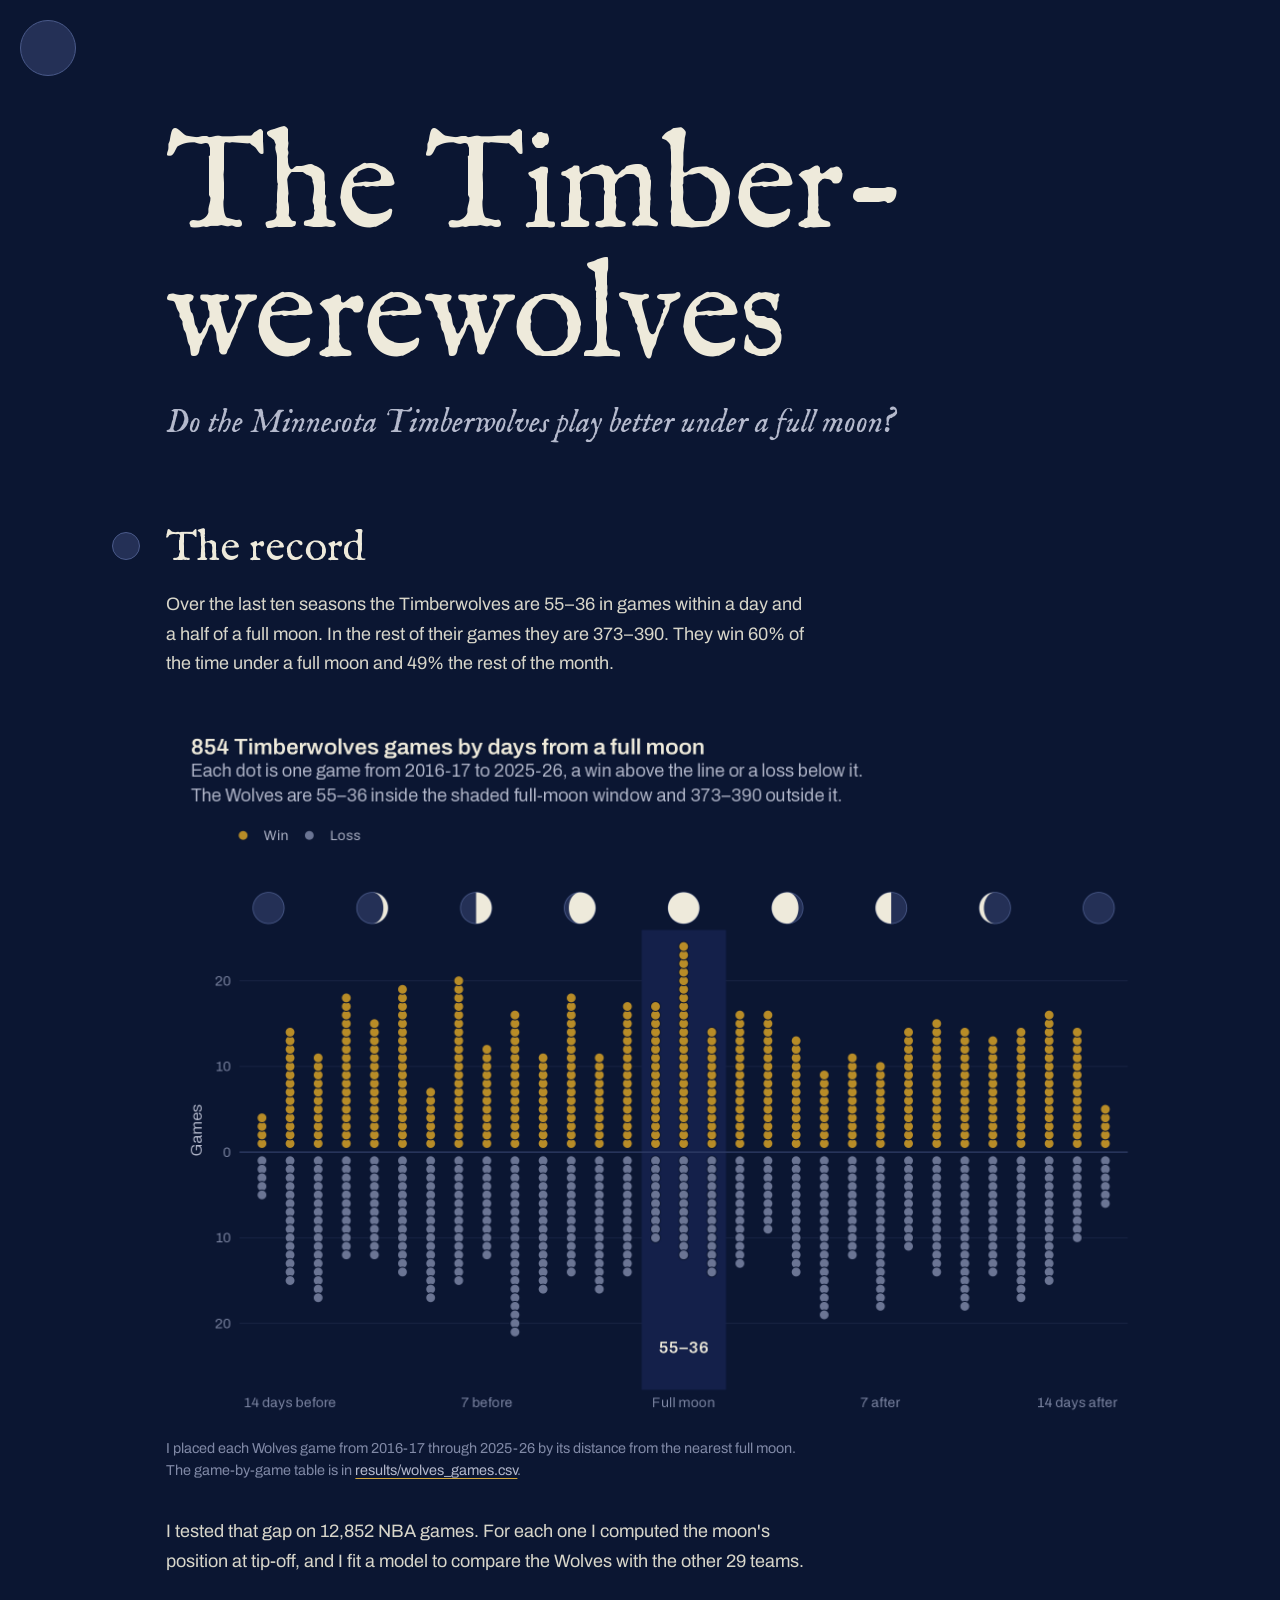
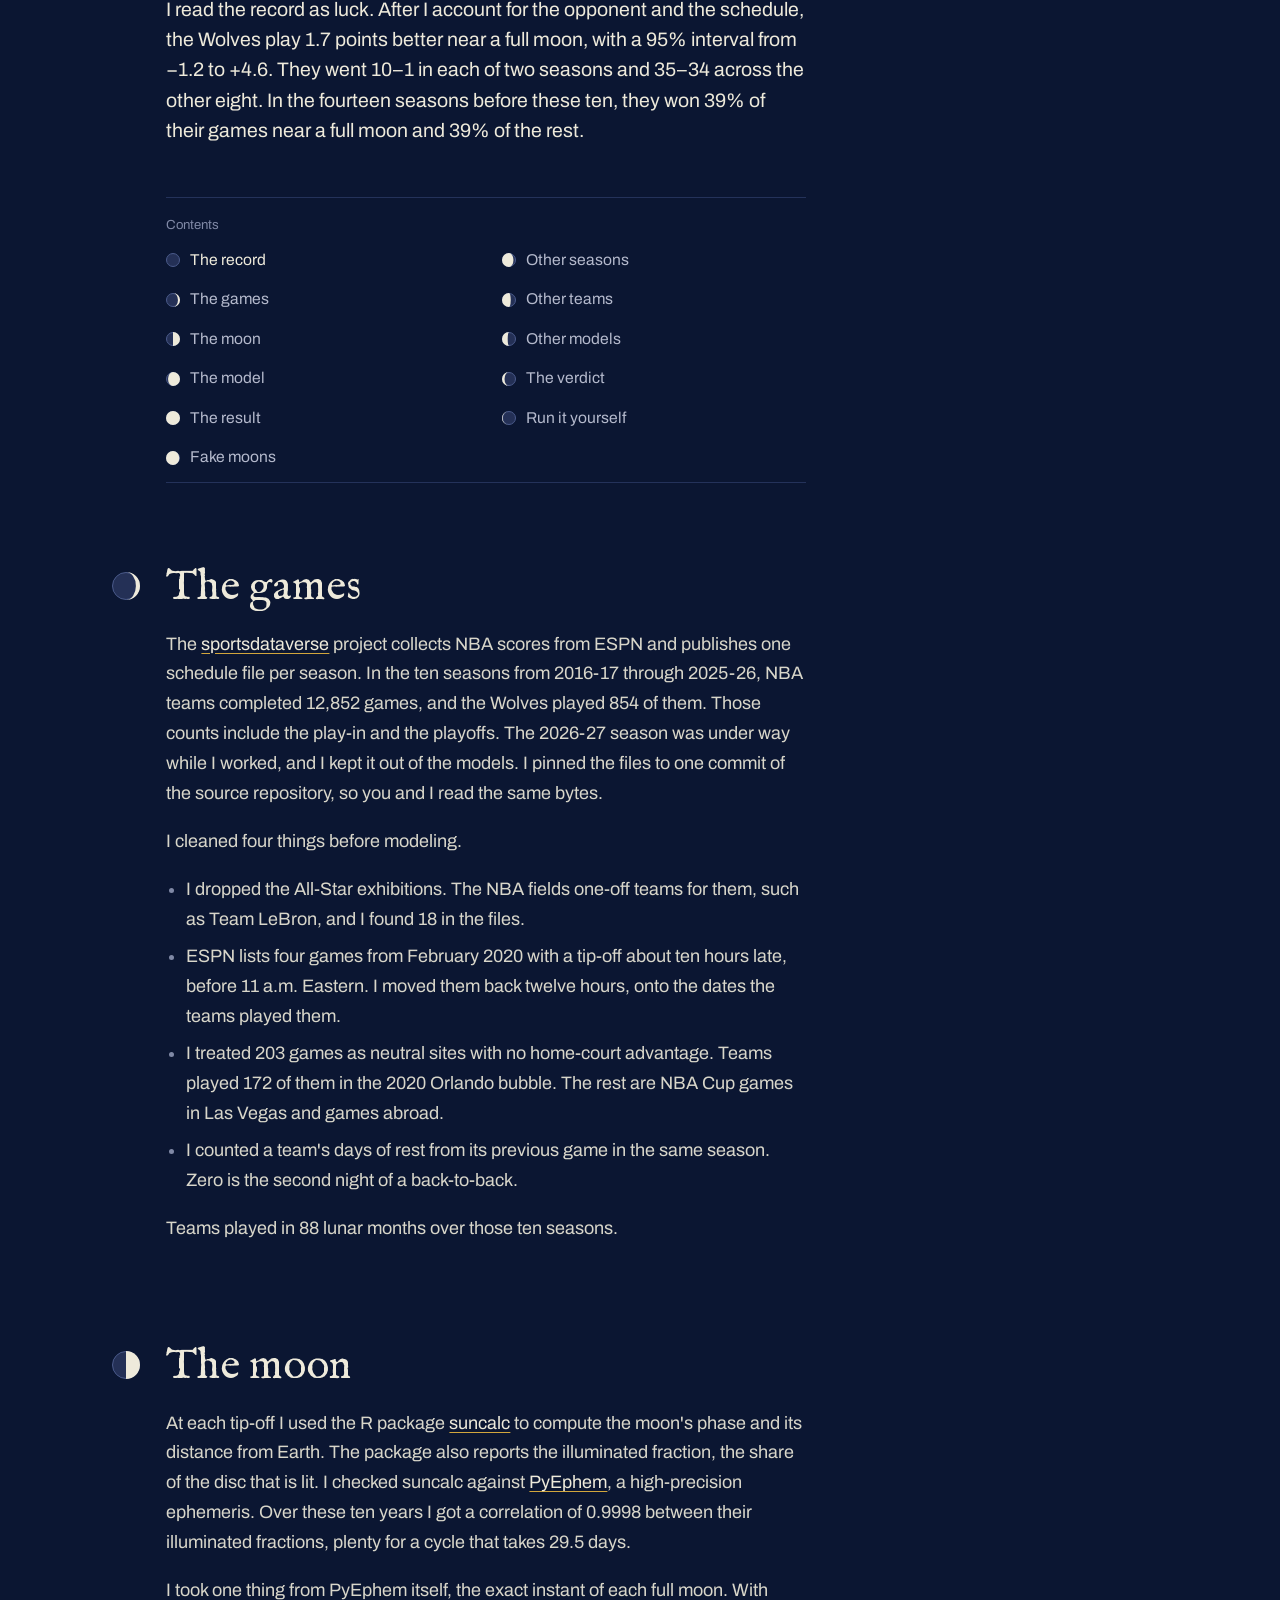
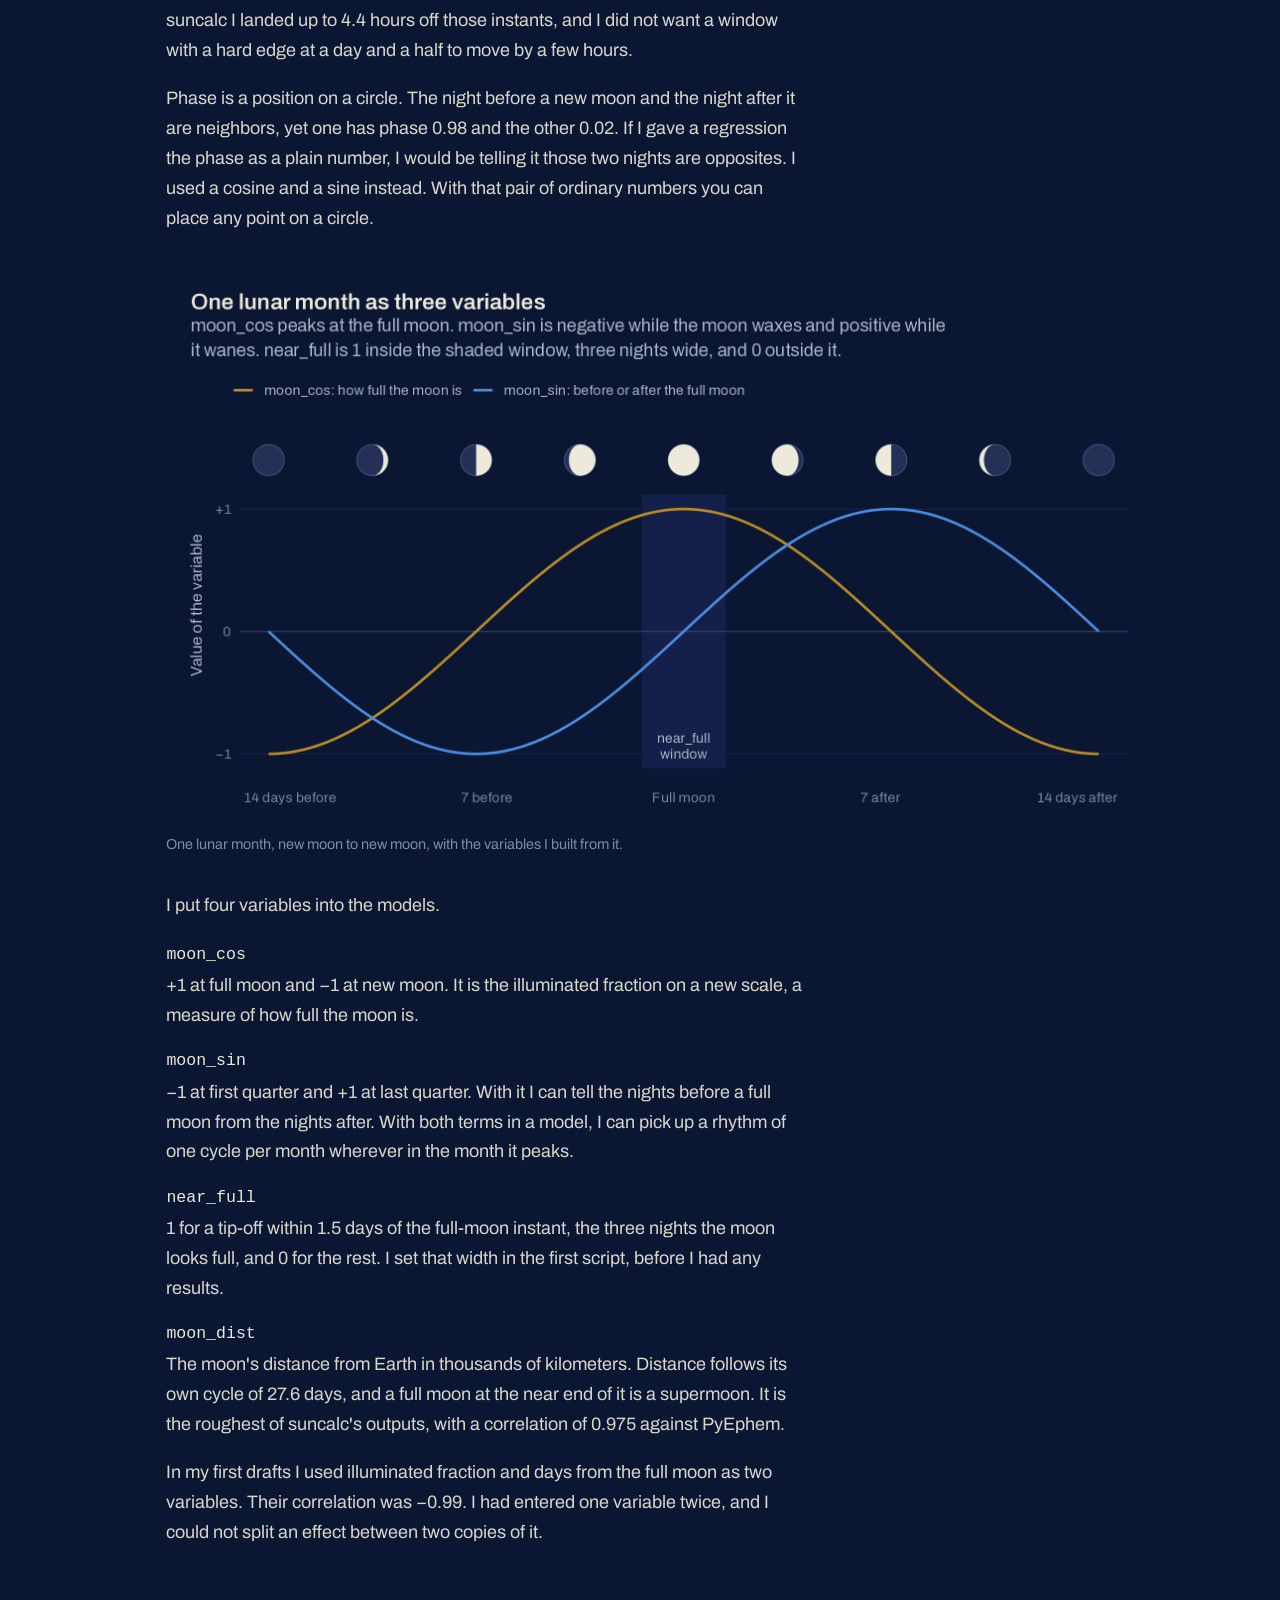
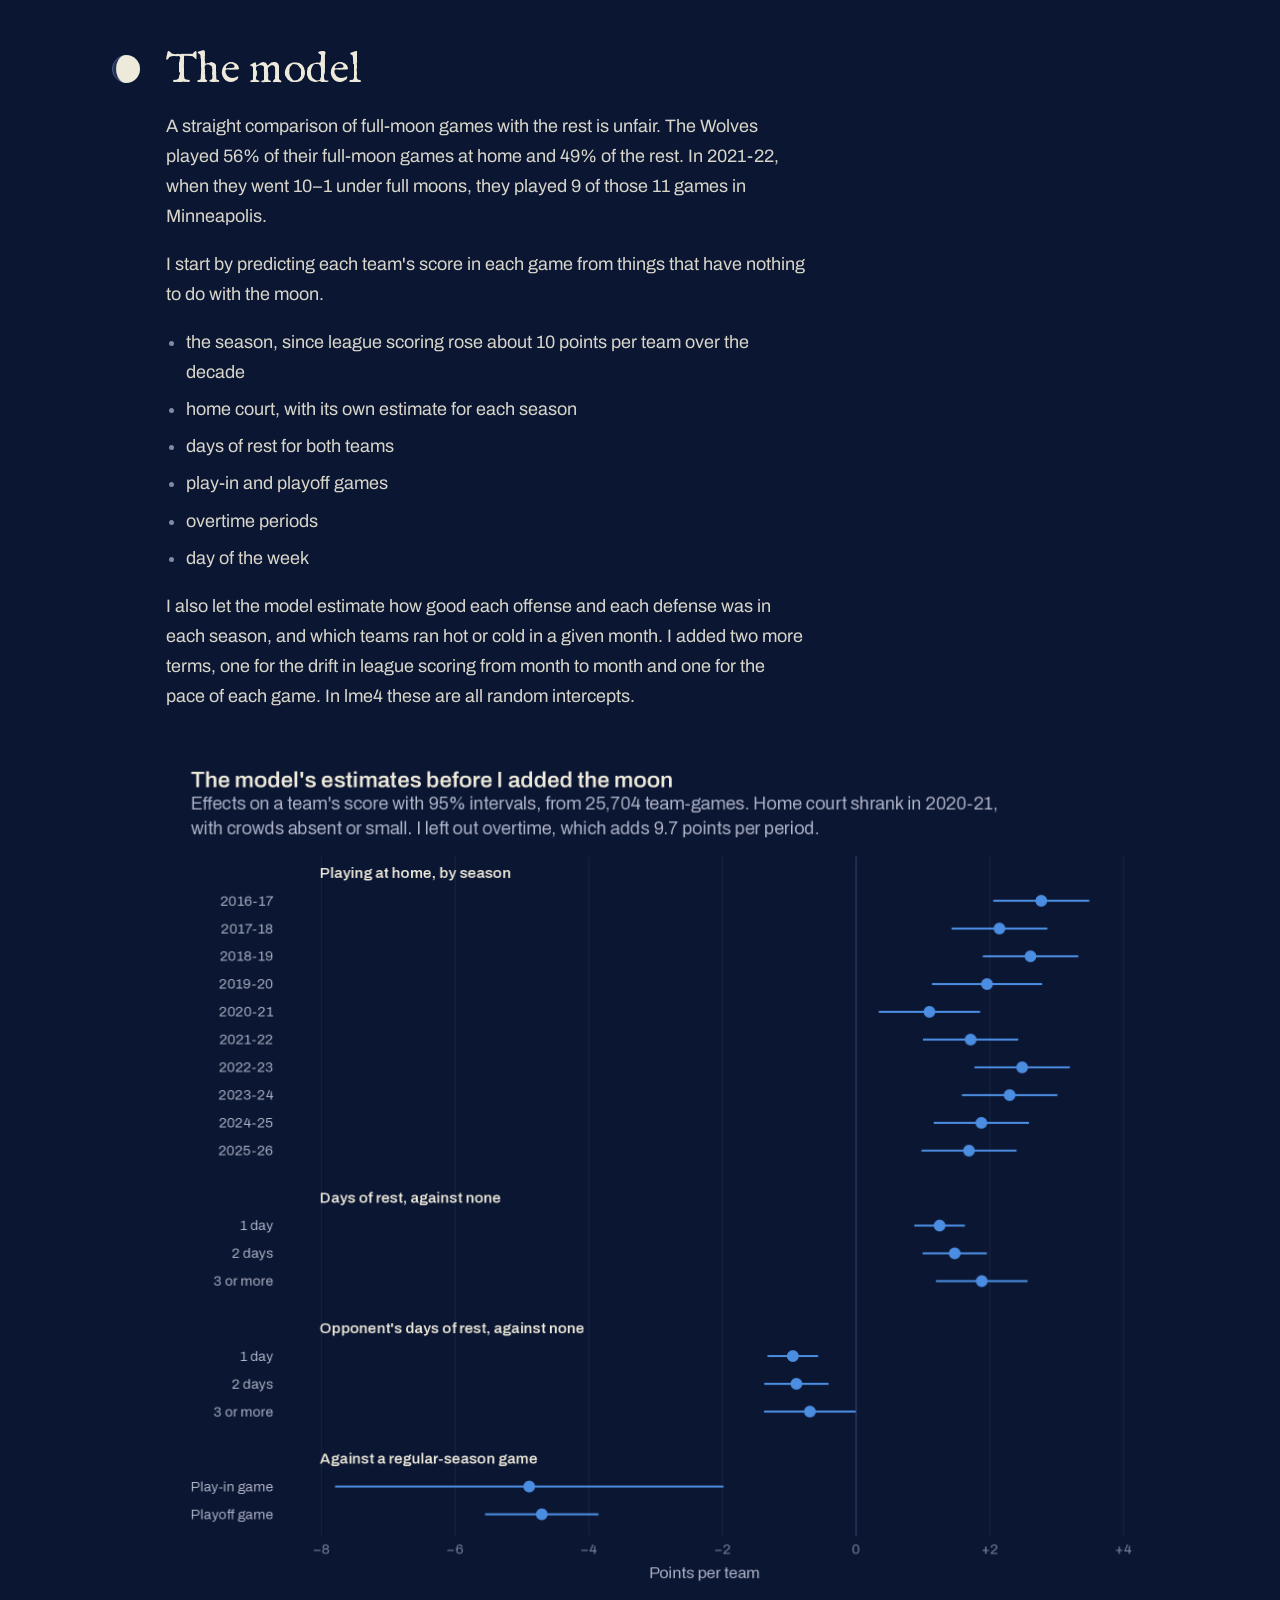
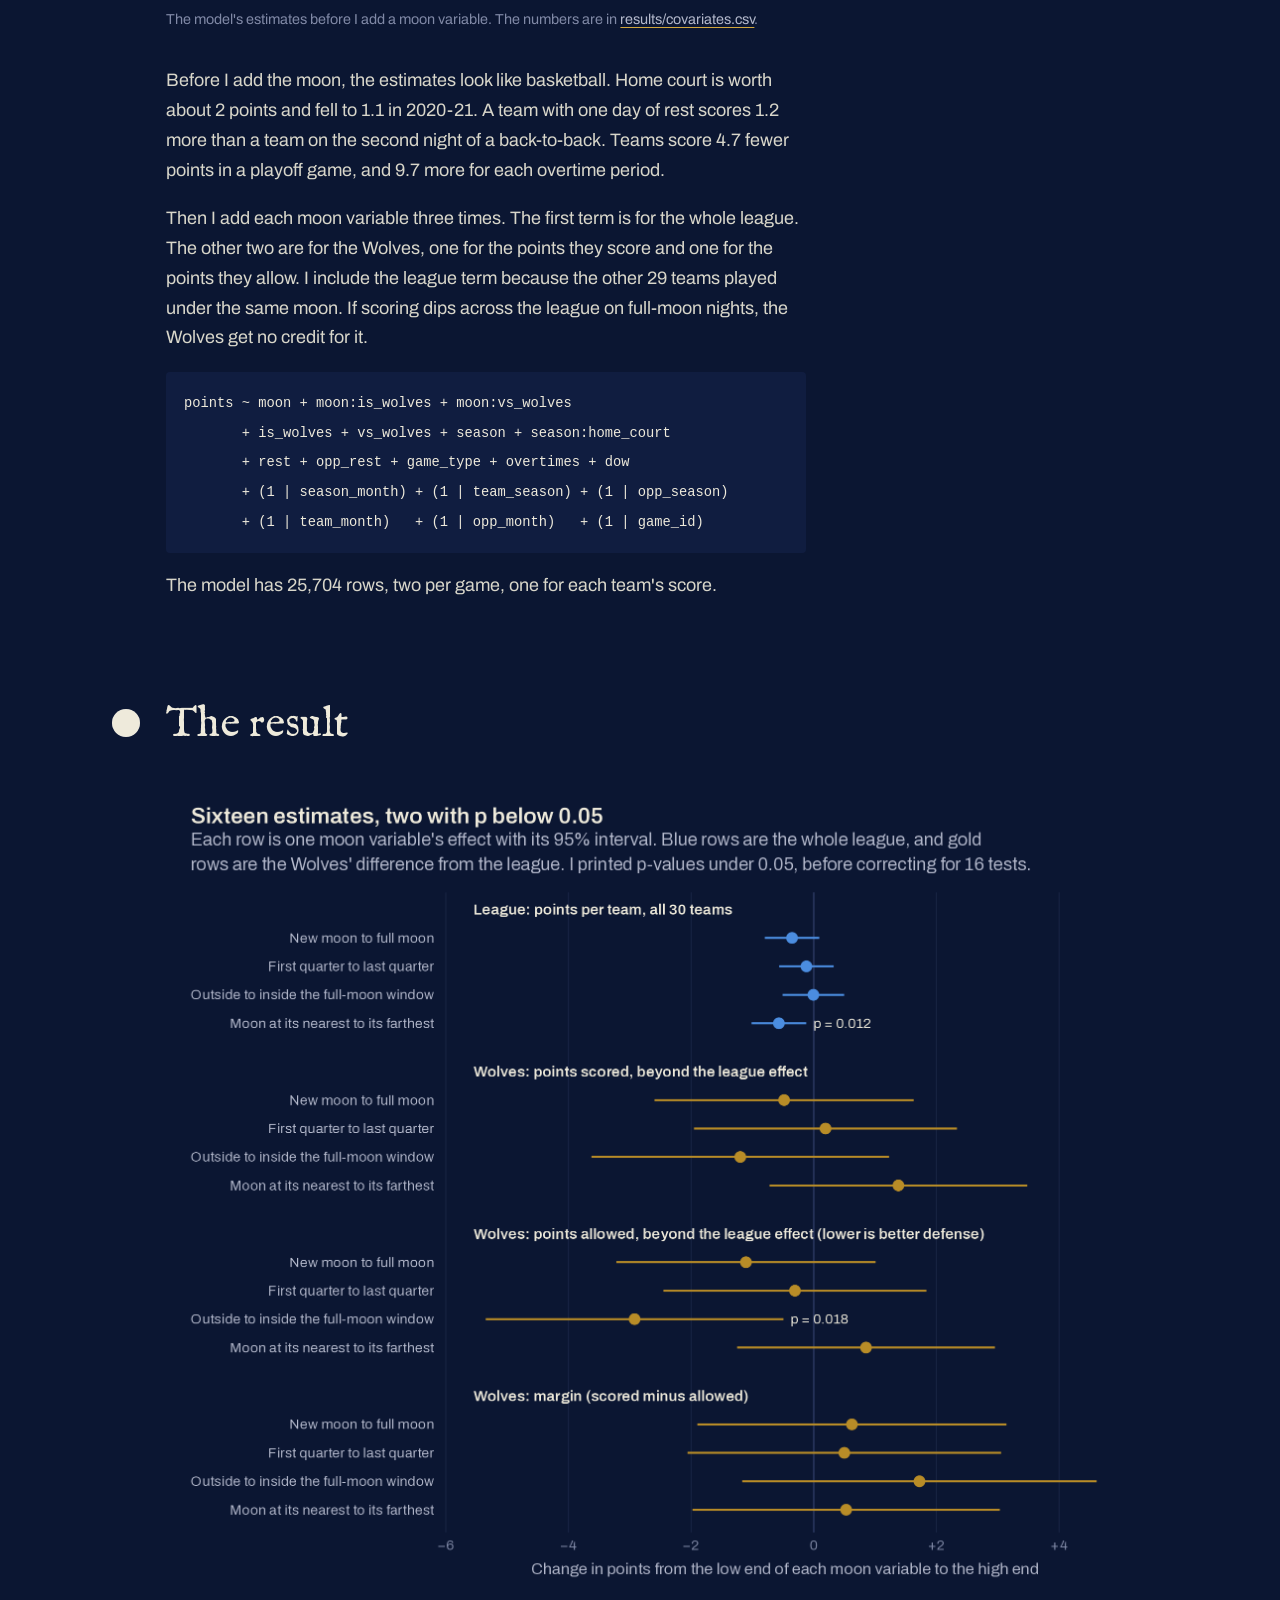
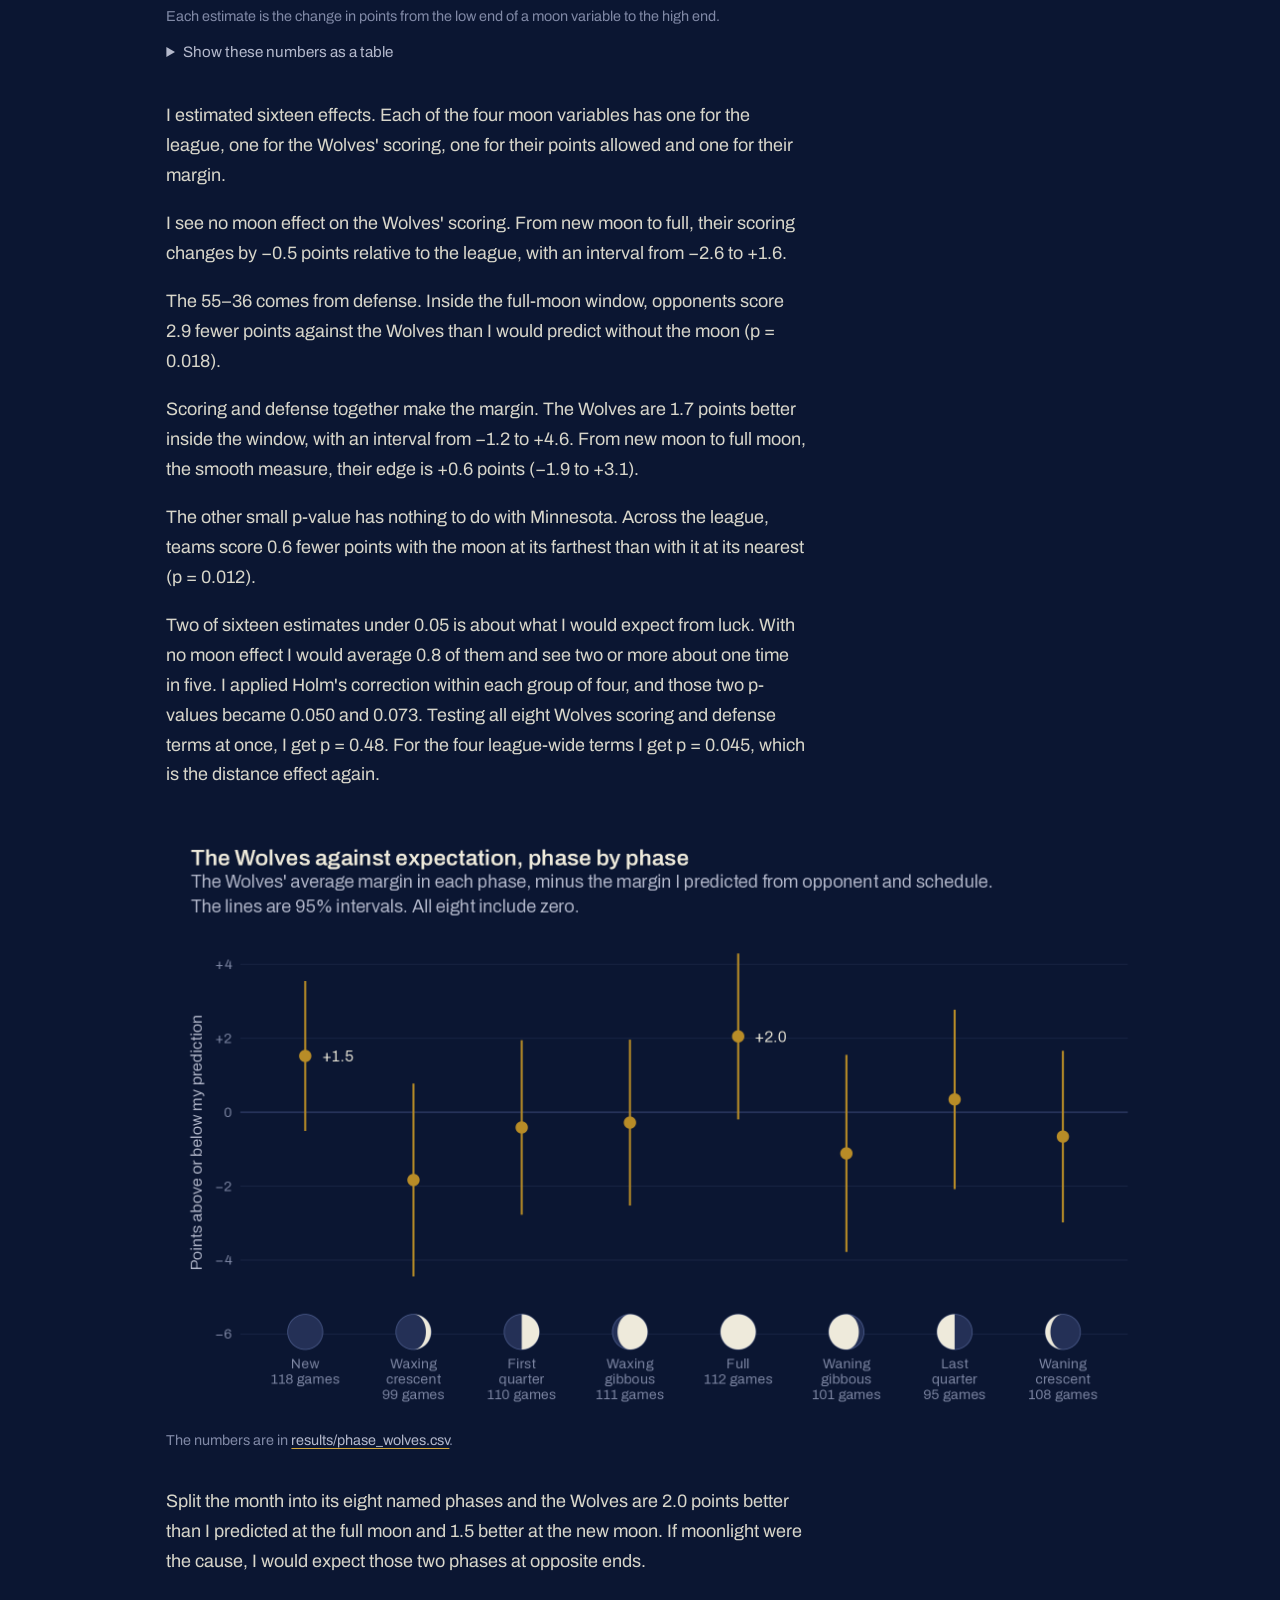
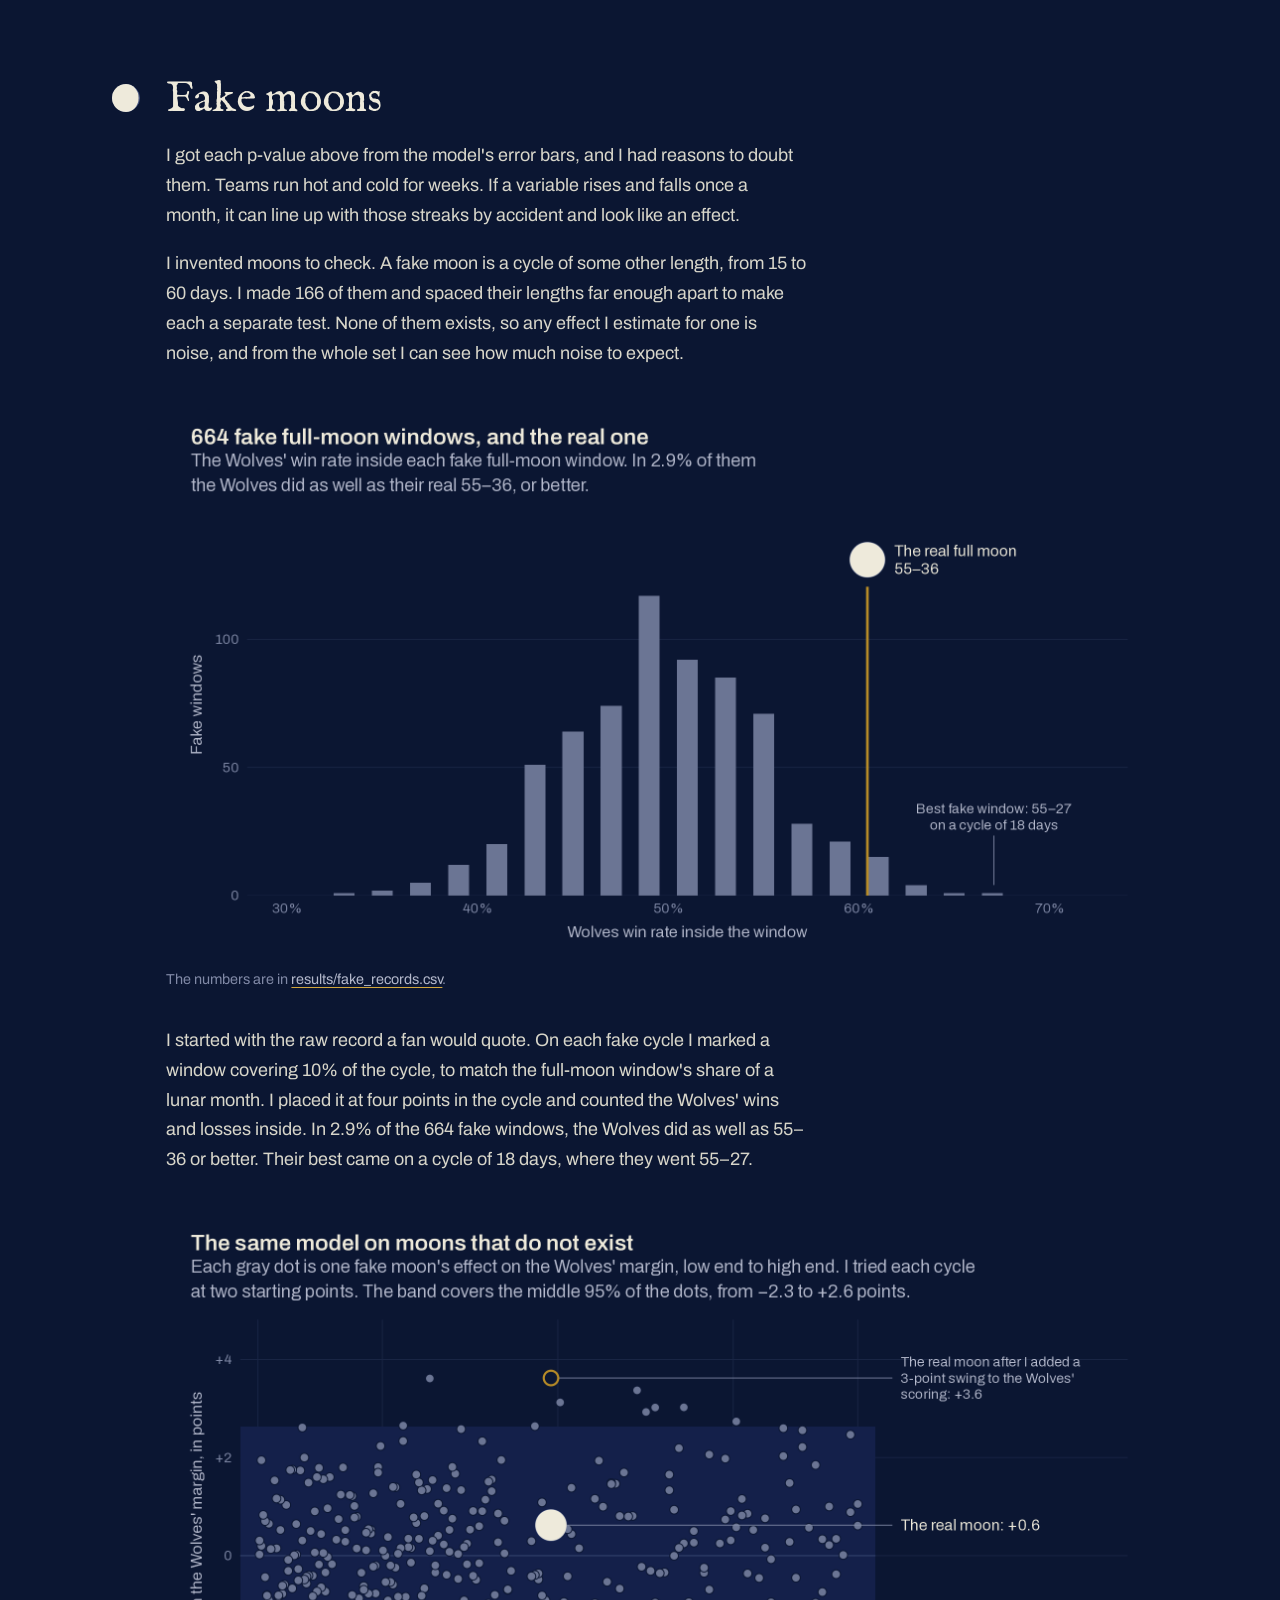
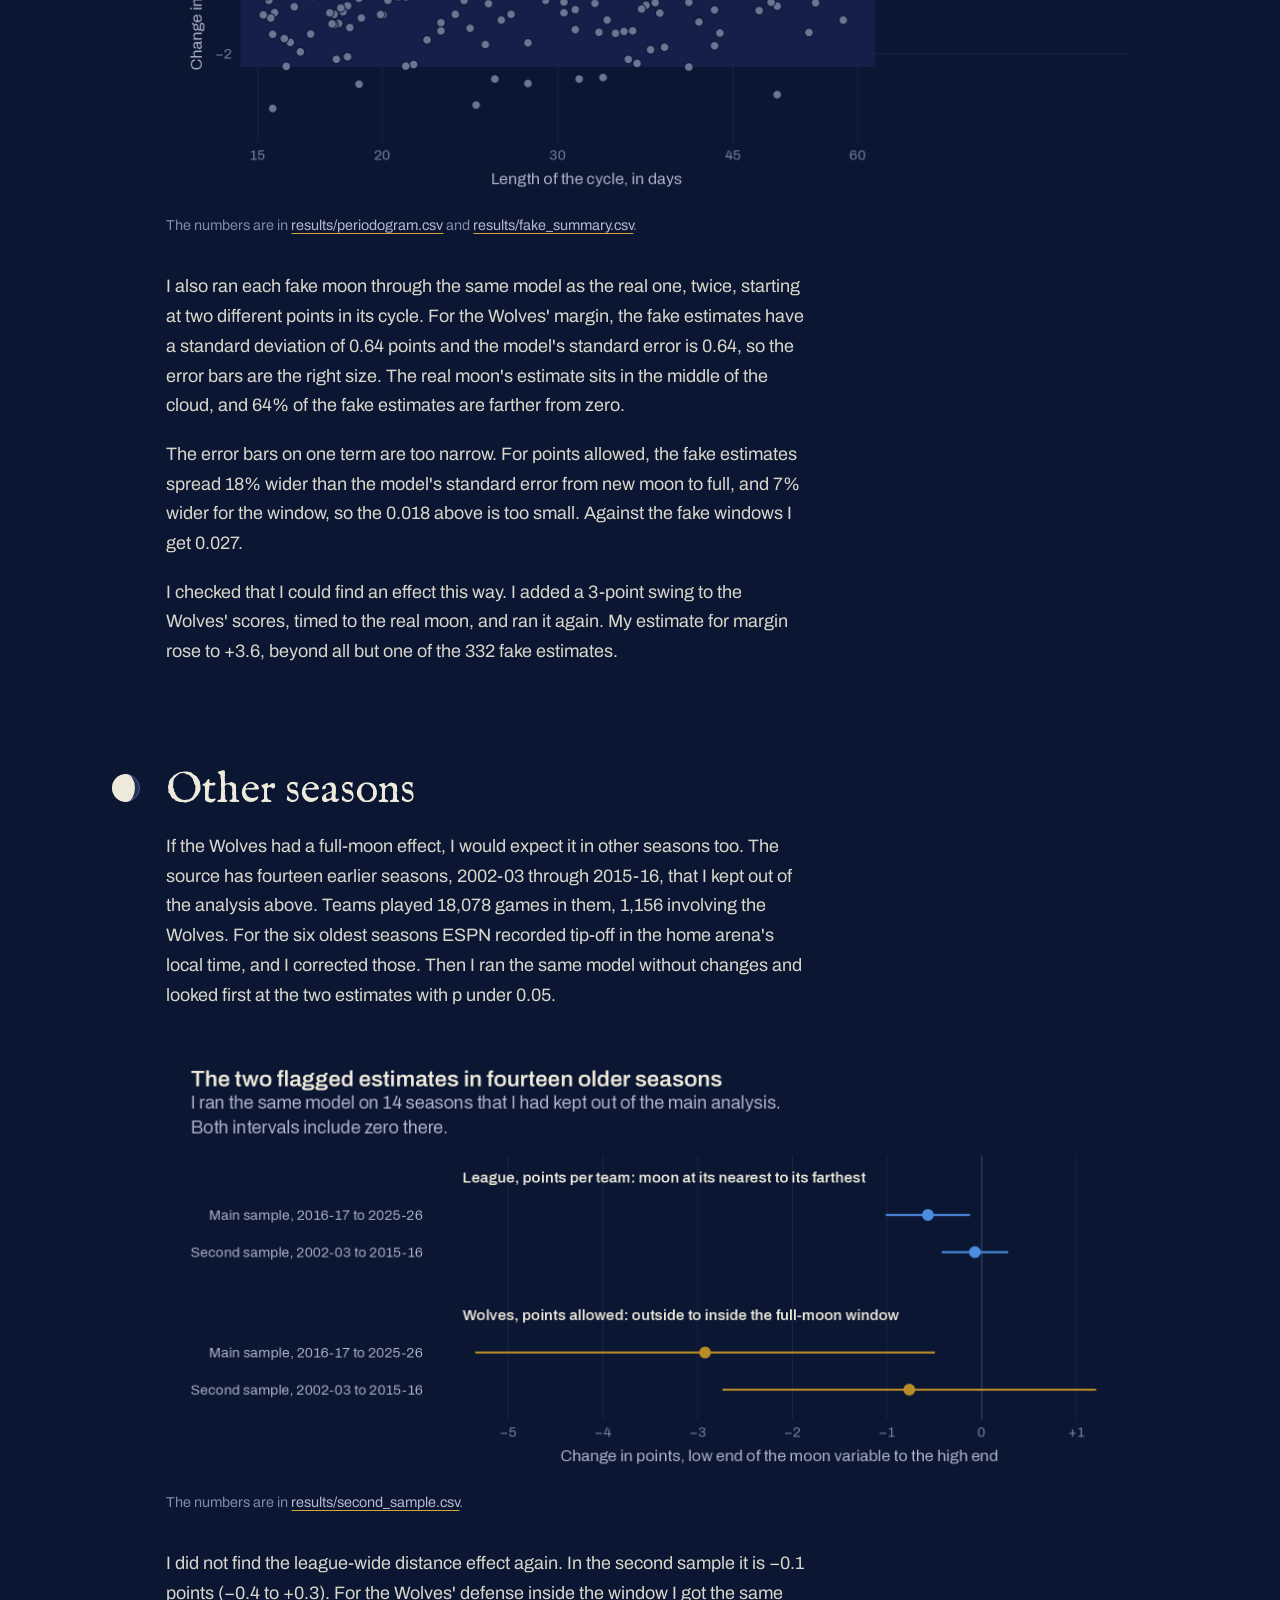
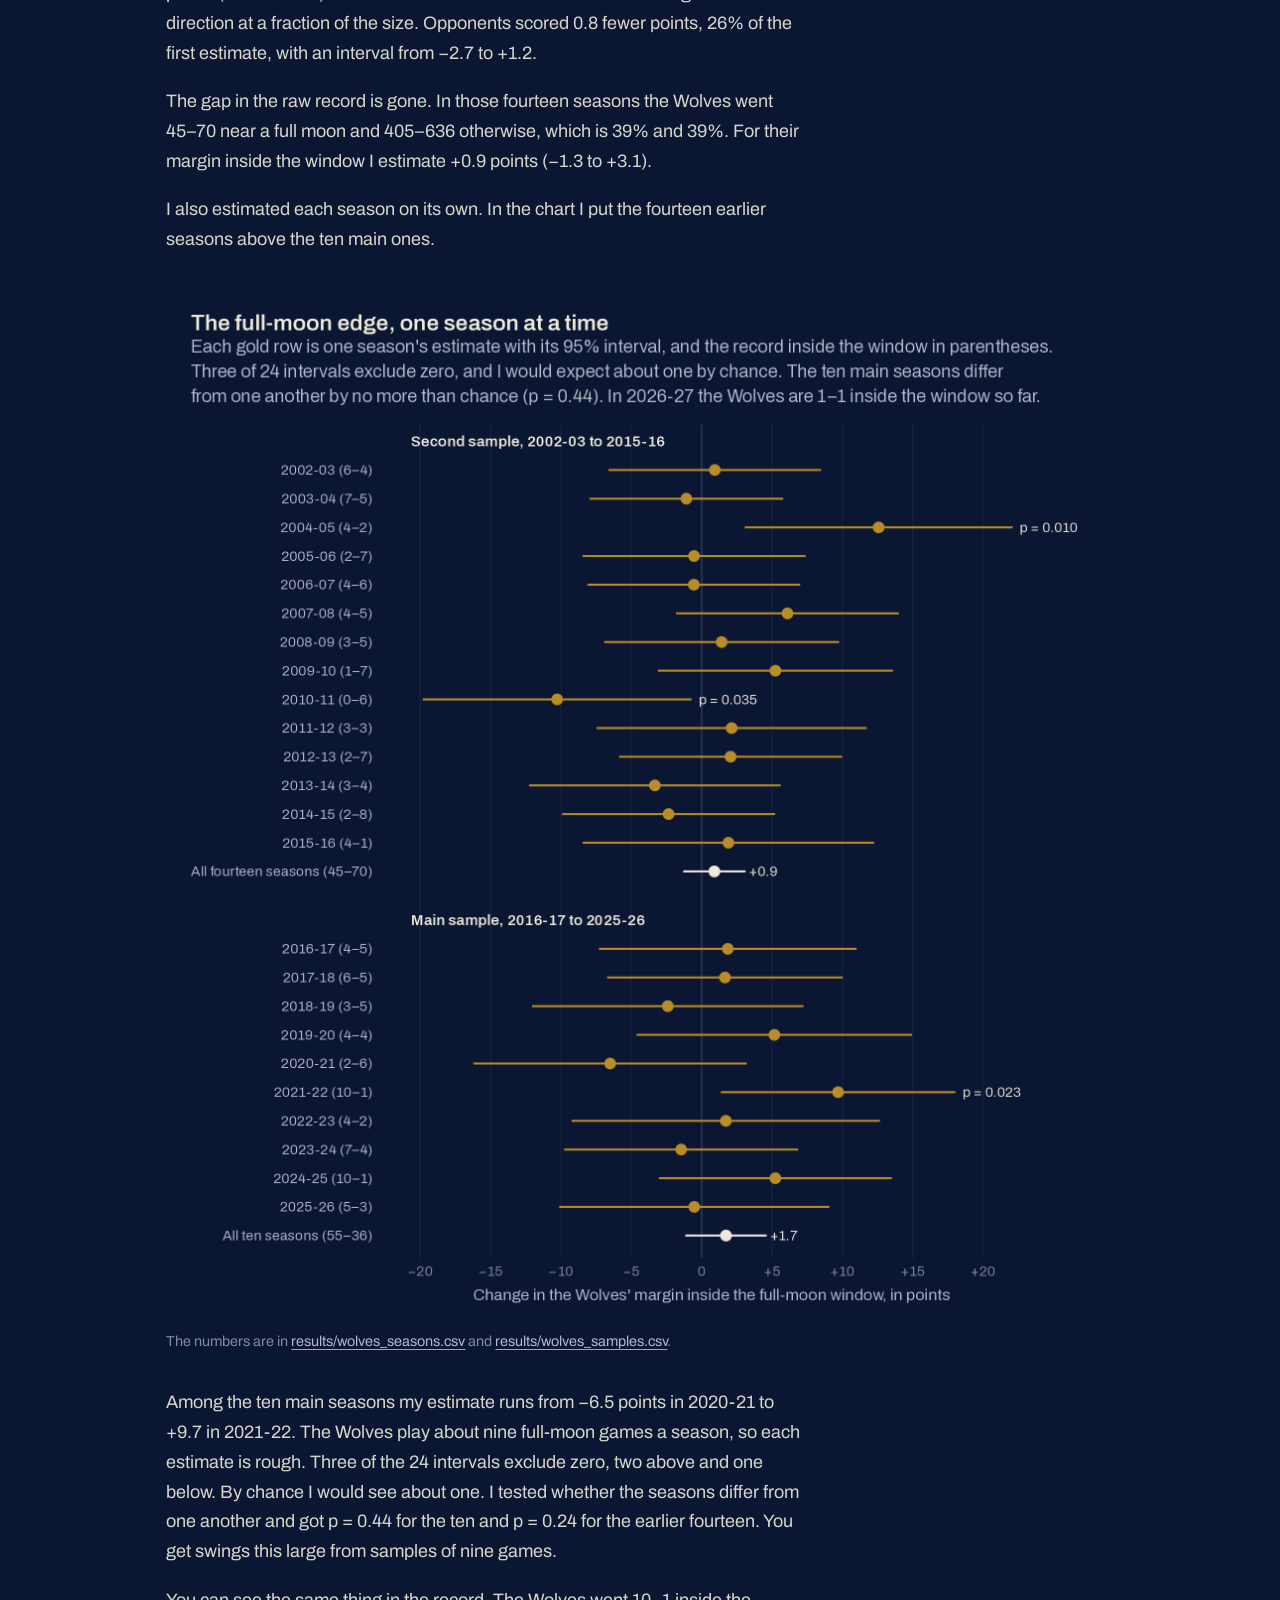
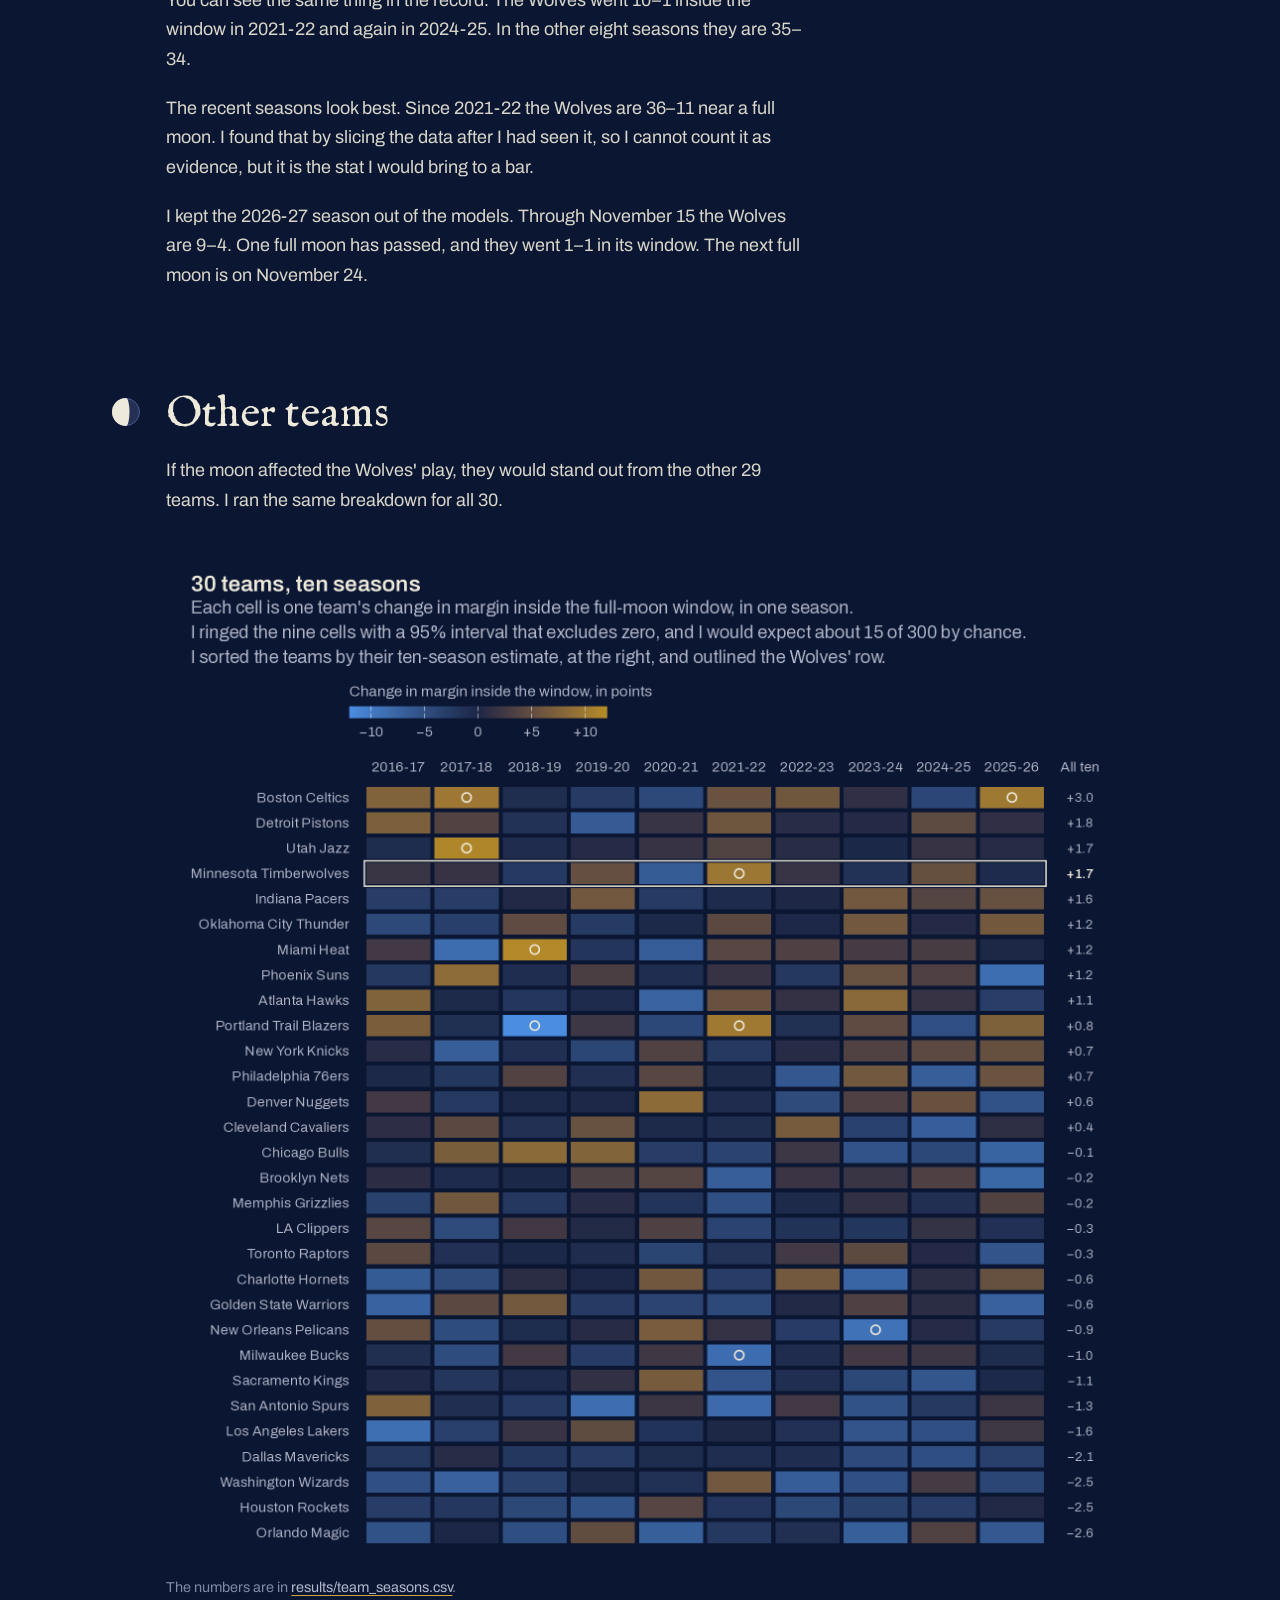
<file: docs/index.html>
<!doctype html>
<html lang="en">
<head>
<meta charset="utf-8">
<meta name="viewport" content="width=device-width, initial-scale=1">
<title>The Timberwerewolves</title>
<meta name="description" content="Do the Minnesota Timberwolves play better under a full moon? I tested ten NBA seasons, 12,852 games, in R.">
<meta name="color-scheme" content="dark">
<meta property="og:title" content="The Timberwerewolves">
<meta property="og:description" content="The Wolves are 55–36 near a full moon and 373–390 otherwise. I tested ten NBA seasons to see what that record is worth.">
<meta property="og:image" content="https://elkronos.github.io/the_timberwerewolves/assets/figures/games-by-moon.png">
<meta property="og:type" content="article">
<link rel="icon" href="data:image/svg+xml,%3Csvg xmlns='http://www.w3.org/2000/svg' viewBox='0 0 32 32'%3E%3Ccircle cx='16' cy='16' r='14' fill='%23eeeadb'/%3E%3C/svg%3E">
<link rel="preload" href="assets/fonts/im-fell-english-latin-400-normal.woff2" as="font" type="font/woff2" crossorigin>
<link rel="stylesheet" href="assets/style.css">
</head>
<body>

<a class="skip" href="#record">Skip to the analysis</a>

<div class="dial" aria-hidden="true">
  <svg id="dial" width="56" height="56" viewBox="0 0 56 56">
    <circle cx="28" cy="28" r="27.5" fill="#243056" stroke="#4a5a8a" stroke-width="1"/>
    <path id="dial-lit" d="M 28 0 A 28 28 0 0 1 28 56 A 28 28 0 0 1 28 0 Z" fill="#eeeadb"/>
  </svg>
</div>

<header class="top">
  <h1>The Timber&shy;werewolves</h1>
  <p class="deck">Do the Minnesota Timberwolves play better under a full moon?</p>
</header>

<main>

<section id="record" data-phase="0">
  <h2><svg class="moon" width="28" height="28" viewBox="0 0 28 28" aria-hidden="true"><circle cx="14" cy="14" r="13.5" fill="#243056" stroke="#4a5a8a" stroke-width="1"/><path d="M 14 0 A 14 14 0 0 1 14 28 A 14.000 14 0 0 0 14 0 Z" fill="#eeeadb"/></svg>The record</h2>
  <p>Over the last ten seasons the Timberwolves are 55–36 in games within a day and a half of a full moon. In the rest of their games they are 373–390. They win 60% of the time under a full moon and 49% the rest of the month.</p>
  <figure>
    <picture>
      <source media="(max-width: 44rem)" srcset="assets/figures/games-by-moon-narrow.png" width="1000" height="1300">
      <img src="assets/figures/games-by-moon.png" width="2000" height="1440" alt="Dot chart of 854 Timberwolves games by days from the nearest full moon, with wins above the line and losses below. The three columns inside the shaded full-moon window have 55 wins and 36 losses.">
    </picture>
    <figcaption>I placed each Wolves game from 2016-17 through 2025-26 by its distance from the nearest full moon. The game-by-game table is in <a href="https://github.com/elkronos/the_timberwerewolves/blob/main/results/wolves_games.csv">results/wolves_games.csv</a>.</figcaption>
  </figure>
  <p>I tested that gap on 12,852 NBA games. For each one I computed the moon's position at tip-off, and I fit a model to compare the Wolves with the other 29 teams.</p>
  <p class="short">I read the record as luck. After I account for the opponent and the schedule, the Wolves play 1.7 points better near a full moon, with a 95% interval from −1.2 to +4.6. They went 10–1 in each of two seasons and 35–34 across the other eight. In the fourteen seasons before these ten, they won 39% of their games near a full moon and 39% of the rest.</p>
</section>

<nav class="contents" id="contents" aria-label="Contents">
  <p class="contents-label">Contents</p>
  <ol>
    <li><a href="#record"><svg class="moon" width="14" height="14" viewBox="0 0 14 14" aria-hidden="true"><circle cx="7" cy="7" r="6.5" fill="#243056" stroke="#4a5a8a" stroke-width="1"/><path d="M 7 0 A 7 7 0 0 1 7 14 A 7.000 7 0 0 0 7 0 Z" fill="#eeeadb"/></svg>The record</a></li>
    <li><a href="#games"><svg class="moon" width="14" height="14" viewBox="0 0 14 14" aria-hidden="true"><circle cx="7" cy="7" r="6.5" fill="#243056" stroke="#4a5a8a" stroke-width="1"/><path d="M 7 0 A 7 7 0 0 1 7 14 A 4.950 7 0 0 0 7 0 Z" fill="#eeeadb"/></svg>The games</a></li>
    <li><a href="#moon"><svg class="moon" width="14" height="14" viewBox="0 0 14 14" aria-hidden="true"><circle cx="7" cy="7" r="6.5" fill="#243056" stroke="#4a5a8a" stroke-width="1"/><path d="M 7 0 A 7 7 0 0 1 7 14 A 0.000 7 0 0 0 7 0 Z" fill="#eeeadb"/></svg>The moon</a></li>
    <li><a href="#model"><svg class="moon" width="14" height="14" viewBox="0 0 14 14" aria-hidden="true"><circle cx="7" cy="7" r="6.5" fill="#243056" stroke="#4a5a8a" stroke-width="1"/><path d="M 7 0 A 7 7 0 0 1 7 14 A 4.950 7 0 0 1 7 0 Z" fill="#eeeadb"/></svg>The model</a></li>
    <li><a href="#result"><svg class="moon" width="14" height="14" viewBox="0 0 14 14" aria-hidden="true"><circle cx="7" cy="7" r="6.5" fill="#243056" stroke="#4a5a8a" stroke-width="1"/><path d="M 7 0 A 7 7 0 0 1 7 14 A 7.000 7 0 0 1 7 0 Z" fill="#eeeadb"/></svg>The result</a></li>
    <li><a href="#fake-moons"><svg class="moon" width="14" height="14" viewBox="0 0 14 14" aria-hidden="true"><circle cx="7" cy="7" r="6.5" fill="#243056" stroke="#4a5a8a" stroke-width="1"/><path d="M 7 0 A 7 7 0 0 0 7 14 A 6.334 7 0 0 0 7 0 Z" fill="#eeeadb"/></svg>Fake moons</a></li>
    <li><a href="#seasons"><svg class="moon" width="14" height="14" viewBox="0 0 14 14" aria-hidden="true"><circle cx="7" cy="7" r="6.5" fill="#243056" stroke="#4a5a8a" stroke-width="1"/><path d="M 7 0 A 7 7 0 0 0 7 14 A 4.462 7 0 0 0 7 0 Z" fill="#eeeadb"/></svg>Other seasons</a></li>
    <li><a href="#teams"><svg class="moon" width="14" height="14" viewBox="0 0 14 14" aria-hidden="true"><circle cx="7" cy="7" r="6.5" fill="#243056" stroke="#4a5a8a" stroke-width="1"/><path d="M 7 0 A 7 7 0 0 0 7 14 A 1.741 7 0 0 0 7 0 Z" fill="#eeeadb"/></svg>Other teams</a></li>
    <li><a href="#models"><svg class="moon" width="14" height="14" viewBox="0 0 14 14" aria-hidden="true"><circle cx="7" cy="7" r="6.5" fill="#243056" stroke="#4a5a8a" stroke-width="1"/><path d="M 7 0 A 7 7 0 0 0 7 14 A 1.312 7 0 0 1 7 0 Z" fill="#eeeadb"/></svg>Other models</a></li>
    <li><a href="#verdict"><svg class="moon" width="14" height="14" viewBox="0 0 14 14" aria-hidden="true"><circle cx="7" cy="7" r="6.5" fill="#243056" stroke="#4a5a8a" stroke-width="1"/><path d="M 7 0 A 7 7 0 0 0 7 14 A 4.462 7 0 0 1 7 0 Z" fill="#eeeadb"/></svg>The verdict</a></li>
    <li><a href="#run"><svg class="moon" width="14" height="14" viewBox="0 0 14 14" aria-hidden="true"><circle cx="7" cy="7" r="6.5" fill="#243056" stroke="#4a5a8a" stroke-width="1"/><path d="M 7 0 A 7 7 0 0 0 7 14 A 6.334 7 0 0 1 7 0 Z" fill="#eeeadb"/></svg>Run it yourself</a></li>
  </ol>
</nav>

<section id="games" data-phase="0.125">
  <h2><svg class="moon" width="28" height="28" viewBox="0 0 28 28" aria-hidden="true"><circle cx="14" cy="14" r="13.5" fill="#243056" stroke="#4a5a8a" stroke-width="1"/><path d="M 14 0 A 14 14 0 0 1 14 28 A 9.899 14 0 0 0 14 0 Z" fill="#eeeadb"/></svg>The games</h2>
  <p>The <a href="https://github.com/sportsdataverse/hoopR-nba-raw">sportsdataverse</a> project collects NBA scores from ESPN and publishes one schedule file per season. In the ten seasons from 2016-17 through 2025-26, NBA teams completed 12,852 games, and the Wolves played 854 of them. Those counts include the play-in and the playoffs. The 2026-27 season was under way while I worked, and I kept it out of the models. I pinned the files to one commit of the source repository, so you and I read the same bytes.</p>
  <p>I cleaned four things before modeling.</p>
  <ul>
    <li>I dropped the All-Star exhibitions. The NBA fields one-off teams for them, such as Team LeBron, and I found 18 in the files.</li>
    <li>ESPN lists four games from February 2020 with a tip-off about ten hours late, before 11 a.m. Eastern. I moved them back twelve hours, onto the dates the teams played them.</li>
    <li>I treated 203 games as neutral sites with no home-court advantage. Teams played 172 of them in the 2020 Orlando bubble. The rest are NBA Cup games in Las Vegas and games abroad.</li>
    <li>I counted a team's days of rest from its previous game in the same season. Zero is the second night of a back-to-back.</li>
  </ul>
  <p>Teams played in 88 lunar months over those ten seasons.</p>
</section>

<section id="moon" data-phase="0.25">
  <h2><svg class="moon" width="28" height="28" viewBox="0 0 28 28" aria-hidden="true"><circle cx="14" cy="14" r="13.5" fill="#243056" stroke="#4a5a8a" stroke-width="1"/><path d="M 14 0 A 14 14 0 0 1 14 28 A 0.000 14 0 0 0 14 0 Z" fill="#eeeadb"/></svg>The moon</h2>
  <p>At each tip-off I used the R package <a href="https://cran.r-project.org/package=suncalc">suncalc</a> to compute the moon's phase and its distance from Earth. The package also reports the illuminated fraction, the share of the disc that is lit. I checked suncalc against <a href="https://rhodesmill.org/pyephem/">PyEphem</a>, a high-precision ephemeris. Over these ten years I got a correlation of 0.9998 between their illuminated fractions, plenty for a cycle that takes 29.5 days.</p>
  <p>I took one thing from PyEphem itself, the exact instant of each full moon. With suncalc I landed up to 4.4 hours off those instants, and I did not want a window with a hard edge at a day and a half to move by a few hours.</p>
  <p>Phase is a position on a circle. The night before a new moon and the night after it are neighbors, yet one has phase 0.98 and the other 0.02. If I gave a regression the phase as a plain number, I would be telling it those two nights are opposites. I used a cosine and a sine instead. With that pair of ordinary numbers you can place any point on a circle.</p>
  <figure>
    <picture>
      <source media="(max-width: 44rem)" srcset="assets/figures/moon-variables-narrow.png" width="1000" height="1080">
      <img src="assets/figures/moon-variables.png" width="2000" height="1120" loading="lazy" alt="Line chart of one lunar month. The moon_cos line rises from minus one at new moon to plus one at full moon and falls back. The moon_sin line is negative before the full moon and positive after it. A shaded band three nights wide marks the near_full window.">
    </picture>
    <figcaption>One lunar month, new moon to new moon, with the variables I built from it.</figcaption>
  </figure>
  <p>I put four variables into the models.</p>
  <dl>
    <dt><code>moon_cos</code></dt>
    <dd>+1 at full moon and −1 at new moon. It is the illuminated fraction on a new scale, a measure of how full the moon is.</dd>
    <dt><code>moon_sin</code></dt>
    <dd>−1 at first quarter and +1 at last quarter. With it I can tell the nights before a full moon from the nights after. With both terms in a model, I can pick up a rhythm of one cycle per month wherever in the month it peaks.</dd>
    <dt><code>near_full</code></dt>
    <dd>1 for a tip-off within 1.5 days of the full-moon instant, the three nights the moon looks full, and 0 for the rest. I set that width in the first script, before I had any results.</dd>
    <dt><code>moon_dist</code></dt>
    <dd>The moon's distance from Earth in thousands of kilometers. Distance follows its own cycle of 27.6 days, and a full moon at the near end of it is a supermoon. It is the roughest of suncalc's outputs, with a correlation of 0.975 against PyEphem.</dd>
  </dl>
  <p>In my first drafts I used illuminated fraction and days from the full moon as two variables. Their correlation was −0.99. I had entered one variable twice, and I could not split an effect between two copies of it.</p>
</section>

<section id="model" data-phase="0.375">
  <h2><svg class="moon" width="28" height="28" viewBox="0 0 28 28" aria-hidden="true"><circle cx="14" cy="14" r="13.5" fill="#243056" stroke="#4a5a8a" stroke-width="1"/><path d="M 14 0 A 14 14 0 0 1 14 28 A 9.899 14 0 0 1 14 0 Z" fill="#eeeadb"/></svg>The model</h2>
  <p>A straight comparison of full-moon games with the rest is unfair. The Wolves played 56% of their full-moon games at home and 49% of the rest. In 2021-22, when they went 10–1 under full moons, they played 9 of those 11 games in Minneapolis.</p>
  <p>I start by predicting each team's score in each game from things that have nothing to do with the moon.</p>
  <ul>
    <li>the season, since league scoring rose about 10 points per team over the decade</li>
    <li>home court, with its own estimate for each season</li>
    <li>days of rest for both teams</li>
    <li>play-in and playoff games</li>
    <li>overtime periods</li>
    <li>day of the week</li>
  </ul>
  <p>I also let the model estimate how good each offense and each defense was in each season, and which teams ran hot or cold in a given month. I added two more terms, one for the drift in league scoring from month to month and one for the pace of each game. In lme4 these are all random intercepts.</p>
  <figure>
    <picture>
      <source media="(max-width: 44rem)" srcset="assets/figures/covariates-narrow.png" width="1000" height="1580">
      <img src="assets/figures/covariates.png" width="2000" height="1720" loading="lazy" alt="Dot-and-interval chart of the model's estimates. Home court is worth between 1.1 and 2.8 points depending on the season, lowest in 2020-21. A day or more of rest adds 1.2 to 1.9 points, a rested opponent takes away 0.7 to 0.9, and teams score 4.7 fewer points in playoff games.">
    </picture>
    <figcaption>The model's estimates before I add a moon variable. The numbers are in <a href="https://github.com/elkronos/the_timberwerewolves/blob/main/results/covariates.csv">results/covariates.csv</a>.</figcaption>
  </figure>
  <p>Before I add the moon, the estimates look like basketball. Home court is worth about 2 points and fell to 1.1 in 2020-21. A team with one day of rest scores 1.2 more than a team on the second night of a back-to-back. Teams score 4.7 fewer points in a playoff game, and 9.7 more for each overtime period.</p>
  <p>Then I add each moon variable three times. The first term is for the whole league. The other two are for the Wolves, one for the points they score and one for the points they allow. I include the league term because the other 29 teams played under the same moon. If scoring dips across the league on full-moon nights, the Wolves get no credit for it.</p>
<pre><code>points ~ moon + moon:is_wolves + moon:vs_wolves
       + is_wolves + vs_wolves + season + season:home_court
       + rest + opp_rest + game_type + overtimes + dow
       + (1 | season_month) + (1 | team_season) + (1 | opp_season)
       + (1 | team_month)   + (1 | opp_month)   + (1 | game_id)</code></pre>
  <p>The model has 25,704 rows, two per game, one for each team's score.</p>
</section>

<section id="result" data-phase="0.5">
  <h2><svg class="moon" width="28" height="28" viewBox="0 0 28 28" aria-hidden="true"><circle cx="14" cy="14" r="13.5" fill="#243056" stroke="#4a5a8a" stroke-width="1"/><path d="M 14 0 A 14 14 0 0 1 14 28 A 14.000 14 0 0 1 14 0 Z" fill="#eeeadb"/></svg>The result</h2>
  <figure>
    <picture>
      <source media="(max-width: 44rem)" srcset="assets/figures/estimates-narrow.png" width="1000" height="2020">
      <img src="assets/figures/estimates.png" width="2000" height="1639" loading="lazy" alt="Sixteen estimates with 95 percent intervals in four groups: the league, Wolves points scored, Wolves points allowed and Wolves margin. Fourteen intervals include zero. The two that do not are the league-wide distance effect and the Wolves' points allowed inside the full-moon window.">
    </picture>
    <figcaption>Each estimate is the change in points from the low end of a moon variable to the high end.</figcaption>
    <details>
      <summary>Show these numbers as a table</summary>
      <div class="scroll"><table><thead><tr><th>Who</th><th>Moon variable, low end to high end</th><th>Change in points</th><th>95% interval</th><th>p</th><th>p after Holm</th></tr></thead><tbody><tr><td>League, per team</td><td>New moon to full moon</td><td>−0.35</td><td>−0.80 to +0.09</td><td>0.12</td><td>0.35</td></tr><tr><td>League, per team</td><td>First quarter to last quarter</td><td>−0.12</td><td>−0.56 to +0.33</td><td>0.60</td><td>1.00</td></tr><tr><td>League, per team</td><td>Outside to inside the full-moon window</td><td>−0.01</td><td>−0.51 to +0.50</td><td>0.98</td><td>1.00</td></tr><tr><td>League, per team</td><td>Moon at its nearest to its farthest</td><td>−0.57</td><td>−1.01 to −0.12</td><td>0.012</td><td>0.050</td></tr><tr><td>Wolves, points scored</td><td>New moon to full moon</td><td>−0.48</td><td>−2.60 to +1.63</td><td>0.65</td><td>1.00</td></tr><tr><td>Wolves, points scored</td><td>First quarter to last quarter</td><td>+0.19</td><td>−1.95 to +2.34</td><td>0.86</td><td>1.00</td></tr><tr><td>Wolves, points scored</td><td>Outside to inside the full-moon window</td><td>−1.20</td><td>−3.62 to +1.23</td><td>0.33</td><td>1.00</td></tr><tr><td>Wolves, points scored</td><td>Moon at its nearest to its farthest</td><td>+1.38</td><td>−0.72 to +3.48</td><td>0.20</td><td>0.79</td></tr><tr><td>Wolves, points allowed</td><td>New moon to full moon</td><td>−1.11</td><td>−3.22 to +1.01</td><td>0.31</td><td>0.92</td></tr><tr><td>Wolves, points allowed</td><td>First quarter to last quarter</td><td>−0.31</td><td>−2.45 to +1.84</td><td>0.78</td><td>0.92</td></tr><tr><td>Wolves, points allowed</td><td>Outside to inside the full-moon window</td><td>−2.92</td><td>−5.35 to −0.49</td><td>0.018</td><td>0.073</td></tr><tr><td>Wolves, points allowed</td><td>Moon at its nearest to its farthest</td><td>+0.85</td><td>−1.25 to +2.95</td><td>0.43</td><td>0.92</td></tr><tr><td>Wolves, margin</td><td>New moon to full moon</td><td>+0.62</td><td>−1.90 to +3.14</td><td>0.63</td><td>1.00</td></tr><tr><td>Wolves, margin</td><td>First quarter to last quarter</td><td>+0.50</td><td>−2.06 to +3.05</td><td>0.70</td><td>1.00</td></tr><tr><td>Wolves, margin</td><td>Outside to inside the full-moon window</td><td>+1.72</td><td>−1.17 to +4.61</td><td>0.24</td><td>0.97</td></tr><tr><td>Wolves, margin</td><td>Moon at its nearest to its farthest</td><td>+0.53</td><td>−1.98 to +3.03</td><td>0.68</td><td>1.00</td></tr></tbody></table></div>
    </details>
  </figure>
  <p>I estimated sixteen effects. Each of the four moon variables has one for the league, one for the Wolves' scoring, one for their points allowed and one for their margin.</p>
  <p>I see no moon effect on the Wolves' scoring. From new moon to full, their scoring changes by −0.5 points relative to the league, with an interval from −2.6 to +1.6.</p>
  <p>The 55–36 comes from defense. Inside the full-moon window, opponents score 2.9 fewer points against the Wolves than I would predict without the moon (p = 0.018).</p>
  <p>Scoring and defense together make the margin. The Wolves are 1.7 points better inside the window, with an interval from −1.2 to +4.6. From new moon to full moon, the smooth measure, their edge is +0.6 points (−1.9 to +3.1).</p>
  <p>The other small p-value has nothing to do with Minnesota. Across the league, teams score 0.6 fewer points with the moon at its farthest than with it at its nearest (p = 0.012).</p>
  <p>Two of sixteen estimates under 0.05 is about what I would expect from luck. With no moon effect I would average 0.8 of them and see two or more about one time in five. I applied Holm's correction within each group of four, and those two p-values became 0.050 and 0.073. Testing all eight Wolves scoring and defense terms at once, I get p = 0.48. For the four league-wide terms I get p = 0.045, which is the distance effect again.</p>
  <figure>
    <picture>
      <source media="(max-width: 44rem)" srcset="assets/figures/phases-narrow.png" width="1000" height="1180">
      <img src="assets/figures/phases.png" width="2000" height="1200" loading="lazy" alt="The Wolves' average margin against my prediction in each of the eight named moon phases, with 95 percent intervals. Full moon and new moon are both above zero. All eight intervals include zero.">
    </picture>
    <figcaption>The numbers are in <a href="https://github.com/elkronos/the_timberwerewolves/blob/main/results/phase_wolves.csv">results/phase_wolves.csv</a>.</figcaption>
  </figure>
  <p>Split the month into its eight named phases and the Wolves are 2.0 points better than I predicted at the full moon and 1.5 better at the new moon. If moonlight were the cause, I would expect those two phases at opposite ends.</p>
</section>

<section id="fake-moons" data-phase="0.57">
  <h2><svg class="moon" width="28" height="28" viewBox="0 0 28 28" aria-hidden="true"><circle cx="14" cy="14" r="13.5" fill="#243056" stroke="#4a5a8a" stroke-width="1"/><path d="M 14 0 A 14 14 0 0 0 14 28 A 12.668 14 0 0 0 14 0 Z" fill="#eeeadb"/></svg>Fake moons</h2>
  <p>I got each p-value above from the model's error bars, and I had reasons to doubt them. Teams run hot and cold for weeks. If a variable rises and falls once a month, it can line up with those streaks by accident and look like an effect.</p>
  <p>I invented moons to check. A fake moon is a cycle of some other length, from 15 to 60 days. I made 166 of them and spaced their lengths far enough apart to make each a separate test. None of them exists, so any effect I estimate for one is noise, and from the whole set I can see how much noise to expect.</p>
  <figure>
    <picture>
      <source media="(max-width: 44rem)" srcset="assets/figures/fake-records-narrow.png" width="1000" height="1040">
      <img src="assets/figures/fake-records.png" width="2000" height="1120" loading="lazy" alt="Histogram of the Wolves' win rate inside 664 fake full-moon windows, centered near 50 percent. A line at 60 percent, in the right tail, is the real full moon. 19 fake windows are as high or higher.">
    </picture>
    <figcaption>The numbers are in <a href="https://github.com/elkronos/the_timberwerewolves/blob/main/results/fake_records.csv">results/fake_records.csv</a>.</figcaption>
  </figure>
  <p>I started with the raw record a fan would quote. On each fake cycle I marked a window covering 10% of the cycle, to match the full-moon window's share of a lunar month. I placed it at four points in the cycle and counted the Wolves' wins and losses inside. In 2.9% of the 664 fake windows, the Wolves did as well as 55–36 or better. Their best came on a cycle of 18 days, where they went 55–27.</p>
  <figure>
    <picture>
      <source media="(max-width: 44rem)" srcset="assets/figures/fake-estimates-narrow.png" width="1000" height="1120">
      <img src="assets/figures/fake-estimates.png" width="2000" height="1200" loading="lazy" alt="Scatter of fake-moon estimates for the Wolves' margin against cycle length from 15 to 60 days, with as many above zero as below. The real moon's estimate sits inside the cloud. The same estimate after I added a 3-point swing sits near the top edge.">
    </picture>
    <figcaption>The numbers are in <a href="https://github.com/elkronos/the_timberwerewolves/blob/main/results/periodogram.csv">results/periodogram.csv</a> and <a href="https://github.com/elkronos/the_timberwerewolves/blob/main/results/fake_summary.csv">results/fake_summary.csv</a>.</figcaption>
  </figure>
  <p>I also ran each fake moon through the same model as the real one, twice, starting at two different points in its cycle. For the Wolves' margin, the fake estimates have a standard deviation of 0.64 points and the model's standard error is 0.64, so the error bars are the right size. The real moon's estimate sits in the middle of the cloud, and 64% of the fake estimates are farther from zero.</p>
  <p>The error bars on one term are too narrow. For points allowed, the fake estimates spread 18% wider than the model's standard error from new moon to full, and 7% wider for the window, so the 0.018 above is too small. Against the fake windows I get 0.027.</p>
  <p>I checked that I could find an effect this way. I added a 3-point swing to the Wolves' scores, timed to the real moon, and ran it again. My estimate for margin rose to +3.6, beyond all but one of the 332 fake estimates.</p>
</section>

<section id="seasons" data-phase="0.64">
  <h2><svg class="moon" width="28" height="28" viewBox="0 0 28 28" aria-hidden="true"><circle cx="14" cy="14" r="13.5" fill="#243056" stroke="#4a5a8a" stroke-width="1"/><path d="M 14 0 A 14 14 0 0 0 14 28 A 8.924 14 0 0 0 14 0 Z" fill="#eeeadb"/></svg>Other seasons</h2>
  <p>If the Wolves had a full-moon effect, I would expect it in other seasons too. The source has fourteen earlier seasons, 2002-03 through 2015-16, that I kept out of the analysis above. Teams played 18,078 games in them, 1,156 involving the Wolves. For the six oldest seasons ESPN recorded tip-off in the home arena's local time, and I corrected those. Then I ran the same model without changes and looked first at the two estimates with p under 0.05.</p>
  <figure>
    <picture>
      <source media="(max-width: 44rem)" srcset="assets/figures/second-sample-narrow.png" width="1000" height="1040">
      <img src="assets/figures/second-sample.png" width="2000" height="880" loading="lazy" alt="The two estimates with p below 0.05 in the main sample, each beside its value in the second sample of fourteen earlier seasons. Both second-sample intervals include zero.">
    </picture>
    <figcaption>The numbers are in <a href="https://github.com/elkronos/the_timberwerewolves/blob/main/results/second_sample.csv">results/second_sample.csv</a>.</figcaption>
  </figure>
  <p>I did not find the league-wide distance effect again. In the second sample it is −0.1 points (−0.4 to +0.3). For the Wolves' defense inside the window I got the same direction at a fraction of the size. Opponents scored 0.8 fewer points, 26% of the first estimate, with an interval from −2.7 to +1.2.</p>
  <p>The gap in the raw record is gone. In those fourteen seasons the Wolves went 45–70 near a full moon and 405–636 otherwise, which is 39% and 39%. For their margin inside the window I estimate +0.9 points (−1.3 to +3.1).</p>
  <p>I also estimated each season on its own. In the chart I put the fourteen earlier seasons above the ten main ones.</p>
  <figure>
    <picture>
      <source media="(max-width: 44rem)" srcset="assets/figures/wolves-seasons-narrow.png" width="1000" height="1939">
      <img src="assets/figures/wolves-seasons.png" width="2000" height="2080" loading="lazy" alt="Dot-and-interval chart of the Wolves' margin inside the full-moon window in each of 24 seasons, with the record inside the window beside each season. Three of the 24 intervals exclude zero, two above and one below. The highest of the ten main seasons is 2021-22 at +9.7 points.">
    </picture>
    <figcaption>The numbers are in <a href="https://github.com/elkronos/the_timberwerewolves/blob/main/results/wolves_seasons.csv">results/wolves_seasons.csv</a> and <a href="https://github.com/elkronos/the_timberwerewolves/blob/main/results/wolves_samples.csv">results/wolves_samples.csv</a>.</figcaption>
  </figure>
  <p>Among the ten main seasons my estimate runs from −6.5 points in 2020-21 to +9.7 in 2021-22. The Wolves play about nine full-moon games a season, so each estimate is rough. Three of the 24 intervals exclude zero, two above and one below. By chance I would see about one. I tested whether the seasons differ from one another and got p = 0.44 for the ten and p = 0.24 for the earlier fourteen. You get swings this large from samples of nine games.</p>
  <p>You can see the same thing in the record. The Wolves went 10–1 inside the window in 2021-22 and again in 2024-25. In the other eight seasons they are 35–34.</p>
  <p>The recent seasons look best. Since 2021-22 the Wolves are 36–11 near a full moon. I found that by slicing the data after I had seen it, so I cannot count it as evidence, but it is the stat I would bring to a bar.</p>
  <p>I kept the 2026-27 season out of the models. Through November 15 the Wolves are 9–4. One full moon has passed, and they went 1–1 in its window. The next full moon is on November 24.</p>
</section>

<section id="teams" data-phase="0.71">
  <h2><svg class="moon" width="28" height="28" viewBox="0 0 28 28" aria-hidden="true"><circle cx="14" cy="14" r="13.5" fill="#243056" stroke="#4a5a8a" stroke-width="1"/><path d="M 14 0 A 14 14 0 0 0 14 28 A 3.482 14 0 0 0 14 0 Z" fill="#eeeadb"/></svg>Other teams</h2>
  <p>If the moon affected the Wolves' play, they would stand out from the other 29 teams. I ran the same breakdown for all 30.</p>
  <figure>
    <picture>
      <source media="(max-width: 44rem)" srcset="assets/figures/team-seasons-narrow.png" width="1000" height="1800">
      <img src="assets/figures/team-seasons.png" width="2000" height="2050" loading="lazy" alt="Grid of 30 teams by ten seasons. Each cell's color is that team's change in margin inside the full-moon window in that season, gold for better and blue for worse. The 9 of 300 cells with an interval that excludes zero have a ring. The Wolves' row has an outline.">
    </picture>
    <figcaption>The numbers are in <a href="https://github.com/elkronos/the_timberwerewolves/blob/main/results/team_seasons.csv">results/team_seasons.csv</a>.</figcaption>
  </figure>
  <p>Each cell is one team in one season. I sorted the teams by their ten-season estimate. The Wolves are 4th of 30, and the Celtics are first at +3.0 points. Of 300 cells, 9 have an interval that excludes zero, and I would get about 15 by chance.</p>
  <p>You cannot predict a team's number in one season from the season before. The correlation between consecutive seasons is −0.10 over 270 pairs. I also fit a model with a separate full-moon effect for each team in each season, and I estimate the spread of those effects at zero (p = 1.00).</p>
  <figure>
    <picture>
      <source media="(max-width: 44rem)" srcset="assets/figures/every-team-narrow.png" width="1000" height="1780">
      <img src="assets/figures/every-team.png" width="2000" height="1880" loading="lazy" alt="Full-moon effect on point margin for all 30 NBA teams with 95 percent intervals, from highest to lowest. The Timberwolves, in gold, rank 11th. 29 of the 30 intervals include zero.">
    </picture>
    <figcaption>The numbers are in <a href="https://github.com/elkronos/the_timberwerewolves/blob/main/results/every_team.csv">results/every_team.csv</a>.</figcaption>
  </figure>
  <p>Pooling all ten seasons and measuring the moon from new to full, I put each of the 30 teams through the Wolves' test. The Wolves rank 11th of 30. The largest effect belongs to the Wizards, whose margin moves −2.9 points from new moon to full (p = 0.027), and I have yet to hear a theory about them. In one more model I gave each team its own moon effect. I estimate the spread across teams at 0.1 points, which I cannot tell from zero (p = 0.99).</p>
  <h3>Pick a team</h3>
  <p>You can explore the breakdown for all thirty teams in this chart. Pick a team, then switch between its margin and the two parts of it, points scored and points allowed. You can measure the moon by the window or from new moon to full. Each number is that team's change beyond the league's own.</p>
  <figure class="live">
    <div class="explorer" id="explorer"><p class="fallback">You need JavaScript for this chart. You can find the same numbers in the two files under it.</p></div>
    <figcaption>The numbers are in <a href="https://github.com/elkronos/the_timberwerewolves/blob/main/results/team_seasons.csv">results/team_seasons.csv</a> and <a href="https://github.com/elkronos/the_timberwerewolves/blob/main/results/team_effects.csv">results/team_effects.csv</a>.</figcaption>
  </figure>
</section>

<section id="models" data-phase="0.78">
  <h2><svg class="moon" width="28" height="28" viewBox="0 0 28 28" aria-hidden="true"><circle cx="14" cy="14" r="13.5" fill="#243056" stroke="#4a5a8a" stroke-width="1"/><path d="M 14 0 A 14 14 0 0 0 14 28 A 2.623 14 0 0 1 14 0 Z" fill="#eeeadb"/></svg>Other models</h2>
  <p>I did not want the result to depend on one way of building the model. I refit it six other ways: the regular season alone, without the two pandemic seasons, the recent seasons alone, points per 48 minutes in place of an overtime term, and two simpler structures.</p>
  <figure>
    <picture>
      <source media="(max-width: 44rem)" srcset="assets/figures/sensitivity-narrow.png" width="1000" height="1080">
      <img src="assets/figures/sensitivity.png" width="2000" height="919" loading="lazy" alt="The Wolves' full-moon effect on margin under seven versions of the model, each with a 95 percent interval. All seven intervals include zero.">
    </picture>
    <figcaption>The numbers are in <a href="https://github.com/elkronos/the_timberwerewolves/blob/main/results/sensitivity.csv">results/sensitivity.csv</a>.</figcaption>
  </figure>
  <p>The Wolves' margin swing ranges from +0.1 to +2.0 across the seven versions, and all seven intervals include zero.</p>
  <p>The width of the window is my choice too. I tried five widths, from half a day to three days on either side of the full moon, and my margin estimate ran from +1.3 to +2.6 points. Of the five, the two-day window alone has an interval that excludes zero. I had set a day and a half before I saw any of these numbers, and you can check them in <a href="https://github.com/elkronos/the_timberwerewolves/blob/main/results/windows.csv">results/windows.csv</a>.</p>
  <p>I also tried a simpler analysis on the Wolves' own 854 games. I fit all sixteen combinations of the four moon variables to each outcome and ranked them by AIC. For points scored and for margin, the best model has no moon variable. The best model for points allowed adds the full-moon window and nothing else, and so does the best model for wins. On its own the window has a p-value of 0.026 for points allowed and 0.048 for wins, or 0.10 and 0.19 after Holm's correction for the four variables.</p>
</section>

<section id="verdict" data-phase="0.86">
  <h2><svg class="moon" width="28" height="28" viewBox="0 0 28 28" aria-hidden="true"><circle cx="14" cy="14" r="13.5" fill="#243056" stroke="#4a5a8a" stroke-width="1"/><path d="M 14 0 A 14 14 0 0 0 14 28 A 8.924 14 0 0 1 14 0 Z" fill="#eeeadb"/></svg>The verdict</h2>
  <p>With ten seasons I would catch a 3.6-point swing in the Wolves' margin between new and full moon four times in five. Home court is worth about 2 points. A moon effect the size of home court could exist, and I would miss it more often than I caught it.</p>
  <p>The window estimate of 1.7 points could be real too. To confirm an edge that size at the usual standard, I would need about 57 seasons of games in all, and the NBA will not have played them until around 2073.</p>
  <p>After all of these checks I read the 55–36 as luck. The Wolves built it in two seasons, and they show no gap in wins over the fourteen seasons before. I cannot rule out an edge of a point or so on defense, and 24 seasons are too few to confirm one.</p>
</section>

<section id="run" data-phase="0.93">
  <h2><svg class="moon" width="28" height="28" viewBox="0 0 28 28" aria-hidden="true"><circle cx="14" cy="14" r="13.5" fill="#243056" stroke="#4a5a8a" stroke-width="1"/><path d="M 14 0 A 14 14 0 0 0 14 28 A 12.668 14 0 0 1 14 0 Z" fill="#eeeadb"/></svg>Run it yourself</h2>
<pre><code>git clone https://github.com/elkronos/the_timberwerewolves
cd the_timberwerewolves
Rscript run_all.R</code></pre>
  <p>You need R with the packages lme4, Matrix, suncalc, ggplot2, ragg and jsonlite. The script downloads 25 season files, fits the models, redraws the figures and rebuilds this page in six to ten minutes. It fills in each result on this page from its own output. I built this copy with R 4.5.3 and lme4 2.0.6 from data commit <code>4890b4e</code>.</p>
  <h3>Changes from earlier drafts</h3>
  <p>In my first drafts I tested the moon by sliding the lunar calendar forward a random number of days and refitting. I removed that test. A cosine slid by any amount is a mix of the same cosine and sine, so I got a p-value that followed where in the month the effect peaked, whatever its size. In a check I made the effect twenty times larger, and the p-value changed by less than 0.01. I replaced that test with the fake moons.</p>
  <p>In those drafts I also gave each team one level of quality for all ten seasons and measured the Wolves' scoring alone. Now I let team quality change each season and measure defense too. You can read the full list in the <a href="https://github.com/elkronos/the_timberwerewolves/blob/main/CHANGELOG.md">changelog</a>.</p>
</section>

</main>

<footer>
  <p>I got the scores from ESPN through <a href="https://github.com/sportsdataverse/hoopR-nba-raw">sportsdataverse</a>. The moon's position comes from <a href="https://cran.r-project.org/package=suncalc">suncalc</a> and the full-moon times from <a href="https://rhodesmill.org/pyephem/">PyEphem</a>. I fit the models with <a href="https://cran.r-project.org/package=lme4">lme4</a> and drew the figures with <a href="https://ggplot2.tidyverse.org">ggplot2</a>. The typefaces are IM Fell English and Archivo, both under the SIL Open Font License.</p>
  <p>This is a fan project. I have no affiliation with the Minnesota Timberwolves or the NBA. You can get the code on <a href="https://github.com/elkronos/the_timberwerewolves">GitHub</a> under the MIT license.</p>
</footer>

<a class="pill" id="pill" href="#contents">
  <svg width="20" height="20" viewBox="0 0 56 56" aria-hidden="true">
    <circle cx="28" cy="28" r="27" fill="#243056" stroke="#4a5a8a" stroke-width="2"/>
    <path id="pill-lit" d="M 28 0 A 28 28 0 0 1 28 56 A 28 28 0 0 1 28 0 Z" fill="#eeeadb"/>
  </svg>
  Contents
</a>

<script src="assets/explorer-data.js"></script>
<script src="assets/explorer.js"></script>
<script src="assets/moon.js"></script>
<script src="assets/scroll.js"></script>
</body>
</html>
</file>
<file: docs/assets/style.css>
/* The Timberwerewolves: moonlight on a midnight sky.
   Colors match R/theme_moon.R so the figures sit flush with the page. */

@font-face {
  font-family: "IM Fell English";
  src: url("fonts/im-fell-english-latin-400-normal.woff2") format("woff2");
  font-weight: 400; font-style: normal; font-display: swap;
}
@font-face {
  font-family: "IM Fell English";
  src: url("fonts/im-fell-english-latin-400-italic.woff2") format("woff2");
  font-weight: 400; font-style: italic; font-display: swap;
}
@font-face {
  font-family: "Archivo";
  src: url("fonts/archivo-latin-400-normal.woff2") format("woff2");
  font-weight: 400; font-style: normal; font-display: swap;
}
@font-face {
  font-family: "Archivo";
  src: url("fonts/archivo-latin-400-italic.woff2") format("woff2");
  font-weight: 400; font-style: italic; font-display: swap;
}
@font-face {
  font-family: "Archivo";
  src: url("fonts/archivo-latin-600-normal.woff2") format("woff2");
  font-weight: 600; font-style: normal; font-display: swap;
}

:root {
  color-scheme: dark;
  --sky: #0b1632;
  --sky-raised: #101d40;
  --rule: #24325a;
  --ink: #eeeadb;
  --body: #d8d6ca;
  --ink-2: #b4b9cc;
  --muted: #8089a6;
  --gold: #d2a63c;
  /* chart colors, the same values as moon_pal in R/theme_moon.R */
  --mark-gold: #b88c27;
  --mark-gray: #6b7594;
  --grid: #1b2747;
  --axis: #33416b;
  --band: #14204a;
  --old-type: "IM Fell English", "Iowan Old Style", Georgia, serif;
  --sans: "Archivo", system-ui, -apple-system, "Segoe UI", sans-serif;
  --gutter: clamp(1rem, 8vw, 9rem);
  --marker: 4rem;
  --column: 40rem;
}

* { box-sizing: border-box; }

html { -webkit-text-size-adjust: 100%; }

body {
  margin: 0;
  background: var(--sky);
  color: var(--body);
  font: 400 1.125rem/1.66 var(--sans);
}

a { color: var(--ink); text-decoration-color: var(--gold); text-underline-offset: 0.18em; }
a:hover { text-decoration-thickness: 2px; }
:focus-visible { outline: 2px solid var(--gold); outline-offset: 3px; border-radius: 2px; }

.skip { position: absolute; left: -999rem; top: 0.5rem; background: var(--sky-raised); padding: 0.5rem 0.75rem; }
.skip:focus { left: 0.5rem; z-index: 3; }

/* ---- The dial: a moon that follows the reader through the month ---- */
.dial { position: fixed; top: 1.25rem; left: 1.25rem; z-index: 2; line-height: 0; }

/* ---- Title ---- */
.top, main > section, main > nav, footer {
  margin-left: calc(var(--gutter) + var(--marker));
  margin-right: 1rem;
  max-width: var(--column);
}
.top { padding-top: clamp(4.5rem, 14vh, 9rem); max-width: none; }

h1 {
  font: 400 clamp(2.7rem, 11.2vw, 8.5rem)/0.95 var(--old-type);
  color: var(--ink);
  letter-spacing: -0.01em;
  margin: 0;
  hyphens: manual;
  overflow-wrap: anywhere;
}
.deck {
  font: italic 400 clamp(1.3rem, 3vw, 2rem)/1.25 var(--old-type);
  color: var(--ink-2);
  max-width: 26em;
  margin: 1.2rem 0 0;
}

/* ---- Sections ---- */
main > section { padding-top: clamp(3.5rem, 9vh, 6rem); }

h2 {
  position: relative;
  font: 400 clamp(1.9rem, 4.4vw, 2.7rem)/1.1 var(--old-type);
  color: var(--ink);
  margin: 0 0 1.1rem;
}
h2 .moon { position: absolute; left: calc(-1 * var(--marker) + 0.6rem); top: 0.18em; }

h3 {
  font: 600 1.05rem/1.3 var(--sans);
  color: var(--ink);
  margin: 2.4rem 0 0.6rem;
}

p, ul, dl { margin: 0 0 1.15rem; }
ul { padding-left: 1.2rem; }
li { margin-bottom: 0.45rem; }
li::marker { color: var(--muted); }

.short { font-size: 1.22rem; line-height: 1.55; color: var(--ink); }

dt { margin-top: 0.9rem; }
dd { margin: 0.15rem 0 0; }

code { font: 0.92em/1.5 ui-monospace, "SF Mono", Menlo, Consolas, monospace; color: var(--ink); }
pre {
  background: var(--sky-raised);
  padding: 1rem 1.1rem;
  overflow-x: auto;
  margin: 0 0 1.15rem;
  border-radius: 4px;
}
pre code { font-size: 0.86rem; }

/* ---- Figures: wider than the text. A phone gets its own drawing of each,
   half as wide at the same type size (R/figures.R draws both). ---- */
figure {
  margin: 2.2rem 0 2.2rem;
  width: min(62rem, calc(100vw - var(--gutter) - var(--marker) - 1.5rem));
}
figure picture, figure img { display: block; }
figure img { width: 100%; height: auto; }
figcaption { color: var(--muted); font-size: 0.9rem; line-height: 1.5; max-width: var(--column); margin-top: 0.6rem; }
figcaption a { color: var(--ink-2); }

details { margin-top: 0.8rem; max-width: 100%; }
summary { cursor: pointer; color: var(--ink-2); font-size: 0.95rem; width: fit-content; }
.scroll { overflow-x: auto; margin-top: 0.8rem; }
table { border-collapse: collapse; font-size: 0.88rem; font-variant-numeric: tabular-nums; min-width: 40rem; }
th, td { text-align: left; padding: 0.4rem 0.9rem 0.4rem 0; border-bottom: 1px solid var(--rule); white-space: nowrap; }
th { color: var(--ink-2); font-weight: 600; }
td:nth-child(n+3), th:nth-child(n+3) { text-align: right; padding-right: 0; padding-left: 0.9rem; }

footer {
  margin-top: 5rem;
  padding: 1.6rem 0 4rem;
  border-top: 1px solid var(--rule);
  color: var(--muted);
  font-size: 0.9rem;
  line-height: 1.6;
}
footer a { color: var(--ink-2); }

/* ---- Contents: a block after the first section, a rail at the right on wide screens ---- */
.contents {
  margin-top: 3.2rem; padding: 1rem 0 0.5rem;
  border-top: 1px solid var(--rule); border-bottom: 1px solid var(--rule);
  scroll-margin-top: 1rem;
}
.contents-label { color: var(--muted); font-size: 0.82rem; margin: 0 0 0.7rem; }
.contents ol { list-style: none; margin: 0; padding: 0; columns: 2; column-gap: 2rem; }
.contents li { margin: 0 0 0.6rem; break-inside: avoid; }
.contents a {
  display: inline-flex; align-items: center; gap: 0.6rem;
  color: var(--ink-2); font-size: 0.98rem; line-height: 1.3; text-decoration: none;
}
.contents a:hover { color: var(--ink); text-decoration: underline; text-decoration-color: var(--gold); }
.contents a[aria-current] { color: var(--ink); }
.contents .moon { flex: none; }

@media (min-width: 88rem) {
  main > nav.contents {
    position: fixed; top: 6.5rem; right: 2rem; width: 11.5rem; z-index: 1;
    margin: 0; padding: 0; border: 0; max-height: calc(100vh - 8rem); overflow-y: auto;
  }
  .contents ol { columns: 1; }
  .contents li { margin-bottom: 0.55rem; }
  .contents a { color: var(--muted); font-size: 0.86rem; }
  .contents a[aria-current] { color: var(--ink); font-weight: 600; }
}

/* The way back to the contents where there is no rail. It carries the same
   moon as the dial, which a phone has no margin for. */
.pill {
  position: fixed; right: 1rem; bottom: 1rem; z-index: 4;
  display: none; align-items: center; gap: 0.45rem;
  background: #060d20; border: 1px solid var(--rule); border-radius: 999px;
  padding: 0.5rem 0.9rem 0.5rem 0.6rem;
  color: var(--ink); font-size: 0.88rem; line-height: 1; text-decoration: none;
}
.pill.is-on { display: inline-flex; }
.pill:hover { border-color: var(--muted); }
@media (min-width: 88rem) { .pill.is-on { display: none; } }

/* ---- The interactive chart ---- */
.explorer { position: relative; }
.explorer .fallback { color: var(--ink-2); max-width: var(--column); }

.controls { display: flex; flex-wrap: wrap; gap: 0.9rem 1.5rem; align-items: flex-end; margin: 0; }
.choice { display: block; }
.choice .legend { display: block; color: var(--muted); font-size: 0.82rem; margin-bottom: 0.3rem; }
.controls select {
  font: inherit; font-size: 0.95rem; color: var(--ink);
  background: var(--sky-raised); border: 1px solid var(--rule); border-radius: 4px;
  height: 2.4rem; padding: 0 0.6rem; max-width: 100%;
}
/* separate buttons, so a row that wraps on a phone still looks whole */
.options { display: flex; flex-wrap: wrap; gap: 0.3rem; }
.options input { position: absolute; opacity: 0; width: 1px; height: 1px; }
.options span {
  display: flex; align-items: center; height: 2.4rem; padding: 0 0.7rem;
  font-size: 0.95rem; color: var(--ink-2); cursor: pointer;
  border: 1px solid var(--rule); border-radius: 4px;
}
.options input:checked + span { background: var(--sky-raised); color: var(--ink); border-color: var(--muted); }
.options input:focus-visible + span { outline: 2px solid var(--gold); outline-offset: 2px; }

/* The selected team's chart stays put while the list of thirty scrolls under it. */
.explorer .pinned {
  position: sticky; top: 0; z-index: 2;
  background: var(--sky);
  margin-top: 1.2rem; padding: 0.6rem 0 0.4rem;
  border-bottom: 1px solid var(--rule);
}
.explorer .pinned + .hint { margin-top: 0.7rem; }
@media (max-height: 40rem) { .explorer .pinned { position: static; } }

.explorer h4 { font: 600 1rem/1.3 var(--sans); color: var(--ink); margin: 1.6rem 0 0.3rem; }
.explorer .pinned h4 { margin: 0 0 0.5rem; }
.explorer .hint { color: var(--ink-2); font-size: 0.9rem; line-height: 1.5; margin: 0 0 0.5rem; max-width: var(--column); }
.explorer .key { white-space: nowrap; margin-left: 0.5rem; }
.explorer .swatch { display: inline-block; width: 0.62rem; height: 0.62rem; border-radius: 50%; margin-right: 0.35rem; background: var(--mark-gray); }
.explorer .swatch.is-focus { background: var(--mark-gold); }
.explorer .swatch.is-picked { background: var(--ink); }
.explorer .swatch.is-band {
  width: 1.5rem; height: 0.75rem; border-radius: 0; margin-right: 0.45rem; vertical-align: -0.08em;
  background: repeating-linear-gradient(to right, var(--ink-2) 0 4px, transparent 4px 8px) center / 100% 1px no-repeat, var(--band);
}
.explorer svg { display: block; max-width: 100%; height: auto; font-family: var(--sans); }
.explorer svg text { font-size: 13px; font-variant-numeric: tabular-nums; }
.explorer.is-narrow svg text { font-size: 12px; }
.explorer svg text.strong { font-weight: 600; }

.explorer .grid { stroke: var(--grid); stroke-width: 1; }
.explorer .zero { stroke: var(--axis); stroke-width: 1.4; }
.explorer .tick, .explorer .value { fill: var(--muted); }
.explorer .record, .explorer .axis-title, .explorer .name { fill: var(--ink-2); }
.explorer .band { fill: var(--band); }
.explorer .pooled { stroke: var(--ink-2); stroke-width: 1.2; stroke-dasharray: 4 4; }
.explorer .interval { stroke: var(--mark-gray); stroke-width: 2; }
.explorer .dot { fill: var(--mark-gray); stroke: var(--sky); stroke-width: 2; }
.explorer .hit, .explorer .row { fill: transparent; }

.explorer .is-picked .interval { stroke: var(--ink); }
.explorer .is-picked .dot { fill: var(--ink); }
.explorer .is-focus .interval { stroke: var(--mark-gold); }
.explorer .is-focus .dot { fill: var(--mark-gold); }
.explorer .season:hover .dot { stroke: var(--ink); }
.explorer .team { cursor: pointer; }
.explorer .team:hover .row, .explorer .team.is-picked .row { fill: var(--sky-raised); }
.explorer .team.is-picked .dot { stroke: var(--sky-raised); }
.explorer .team.is-picked .name, .explorer .team.is-picked .value { fill: var(--ink); font-weight: 600; }

.explorer .tip {
  position: absolute; z-index: 3; pointer-events: none; max-width: 19rem;
  background: #060d20; border: 1px solid var(--rule); border-radius: 4px;
  padding: 0.45rem 0.65rem; font-size: 0.85rem; line-height: 1.45; color: var(--body);
}
.explorer .tip strong, .explorer .tip span { display: block; }
.explorer .tip strong { color: var(--ink); font-weight: 600; }
.explorer table { min-width: 0; width: 100%; max-width: 30rem; }
.explorer th { white-space: normal; vertical-align: bottom; }
.explorer td:nth-child(n+2), .explorer th:nth-child(n+2) { text-align: right; padding-right: 0; padding-left: 0.9rem; }

/* ---- Narrow screens ---- */
@media (max-width: 52rem) {
  :root { --gutter: 0rem; --marker: 1rem; }
  .dial { display: none; }   /* no empty margin for it on a phone */
  h2 .moon { position: static; display: inline-block; vertical-align: -0.12em; margin-right: 0.55rem; }
  figure { width: calc(100vw - 3rem); }
  .contents ol { columns: 1; }
  .top { padding-top: clamp(3rem, 9vh, 6rem); }
}

/* ---- Phones: the narrow drawings, the same width as in R/site.R ---- */
@media (max-width: 44rem) {
  figure { width: auto; }
  figure picture { max-width: 28rem; }   /* past this the type in a drawing outgrows the page's */
}

@media print {
  .dial, .skip, .pill, .contents { display: none; }
  body { background: #fff; color: #000; }
}
</file>
